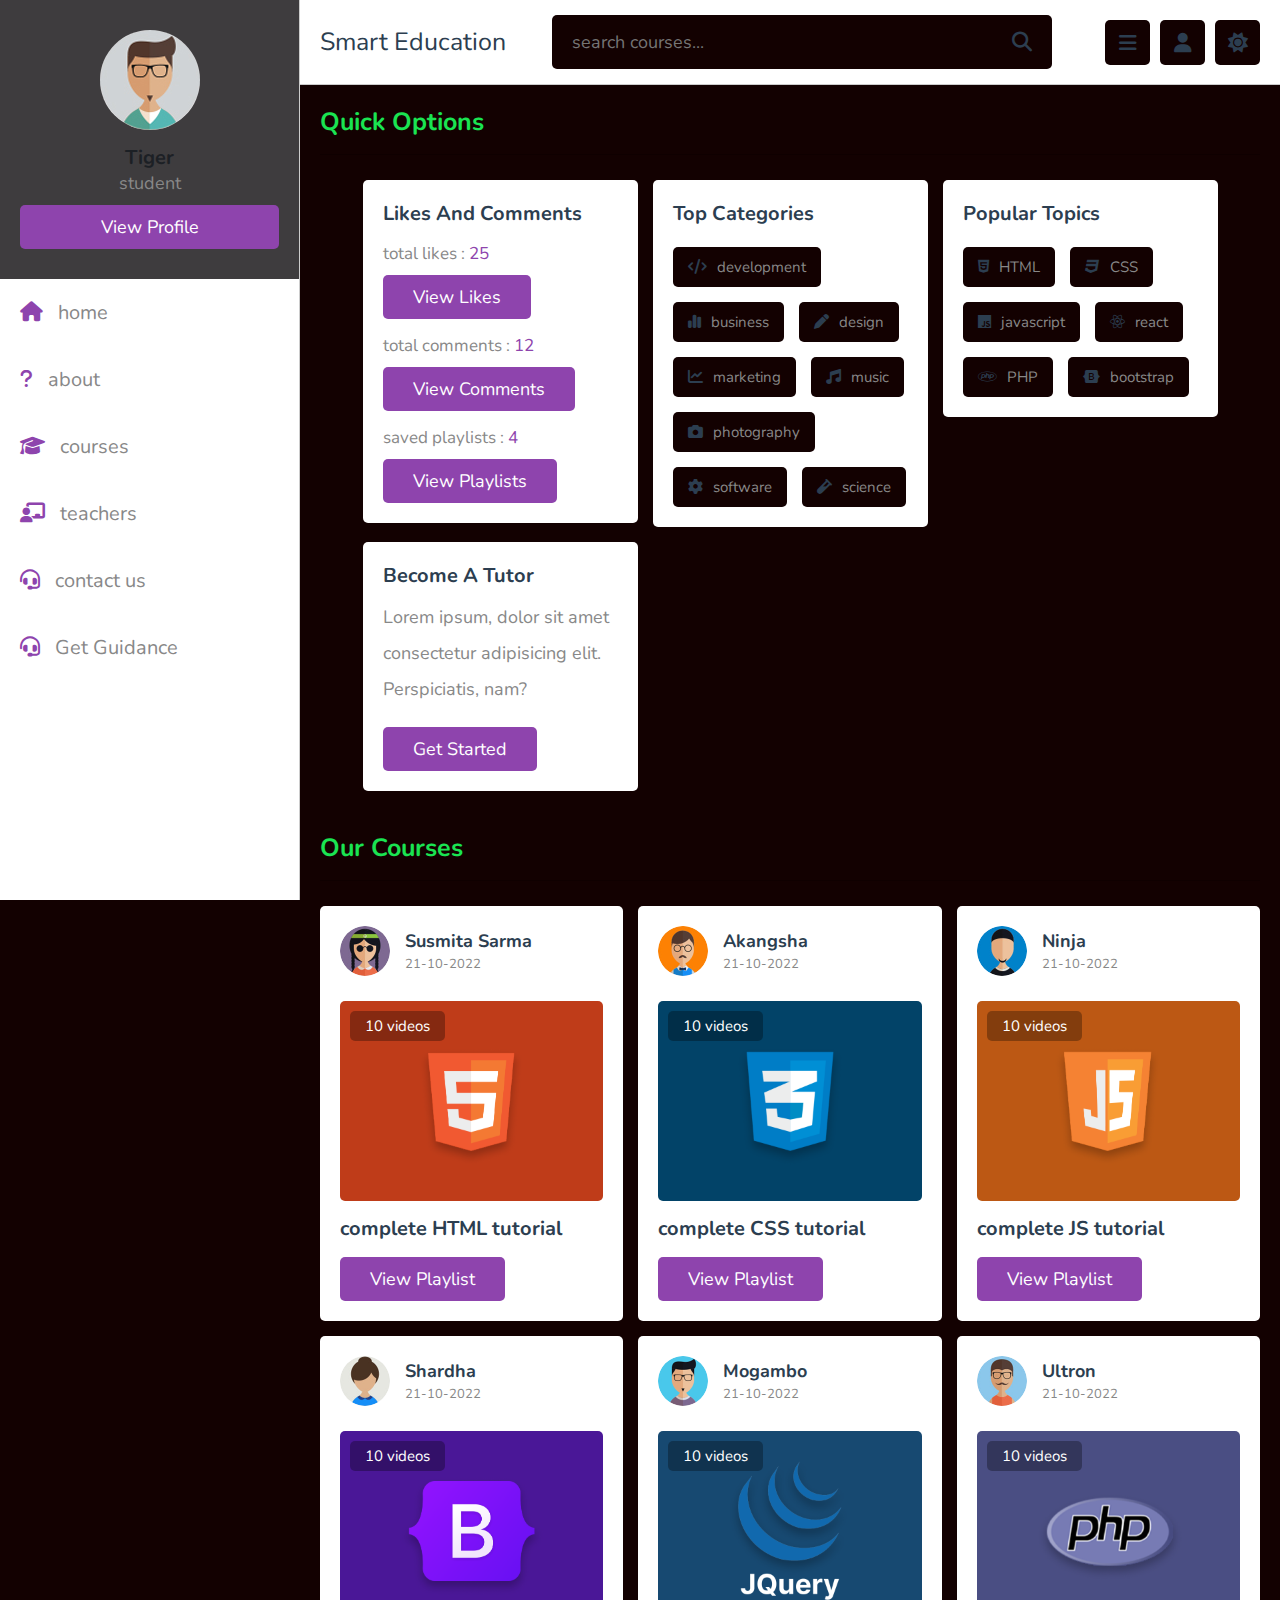
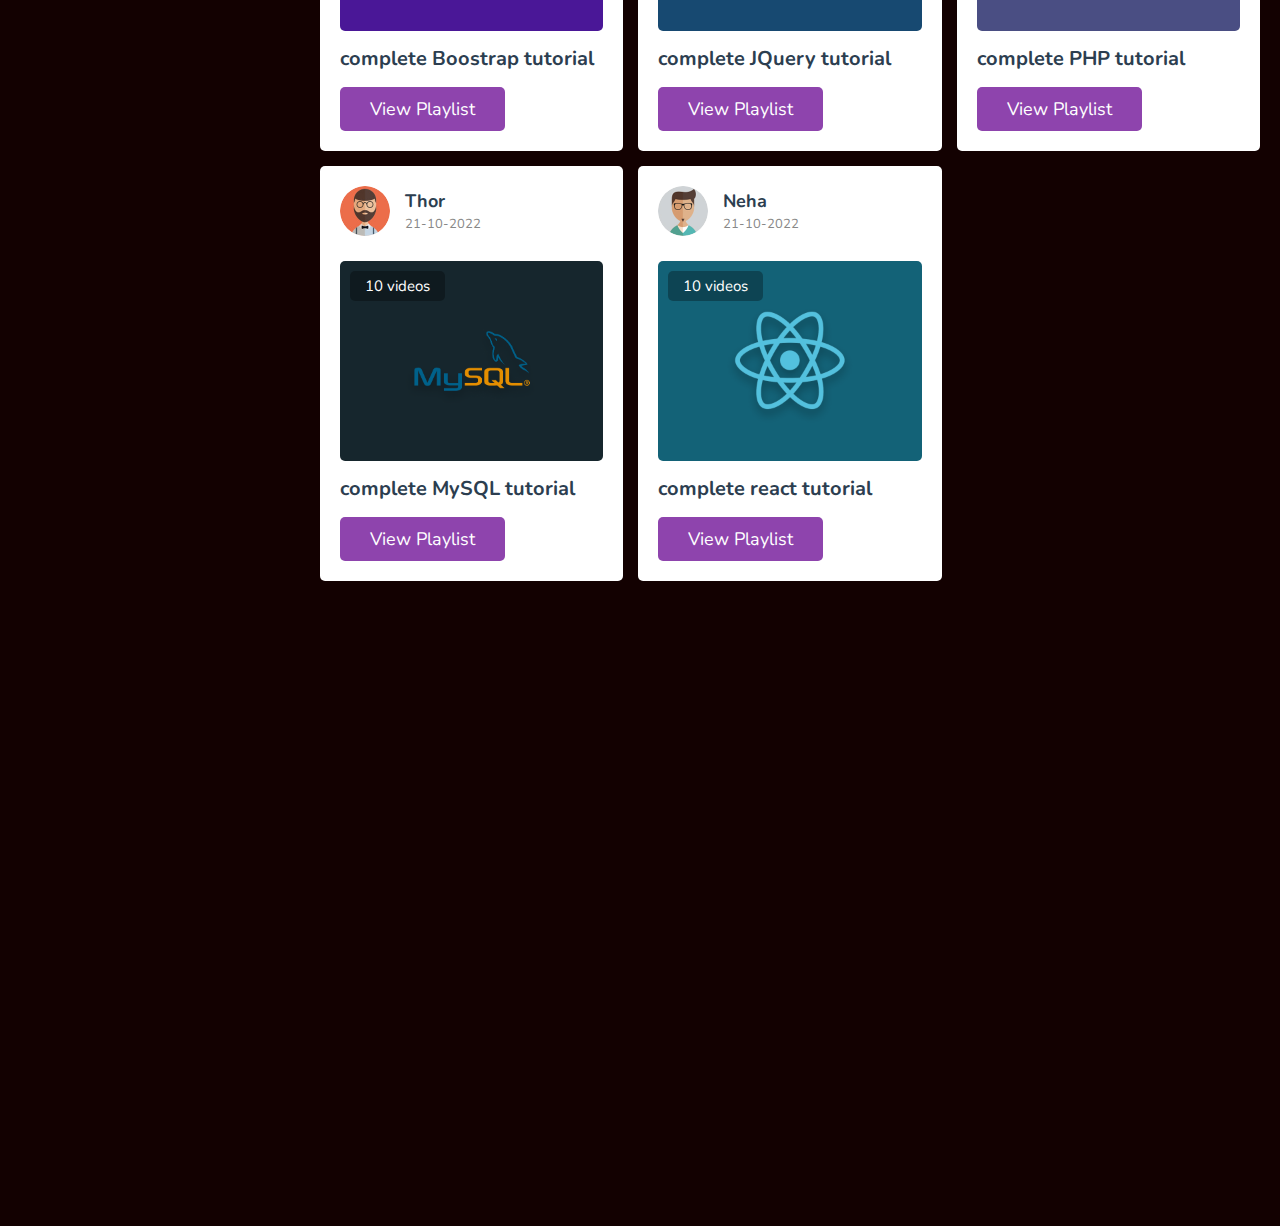
<file: index.html>
<!DOCTYPE html>
<html>
<head>
    <meta http-equiv="refresh" content="0; url=home.html">
    <title>Redirecting...</title>
</head>
<body>
    If you are not redirected automatically, follow this <a href="home.html">link to the homepage</a>.
</body>
</html>
</file>
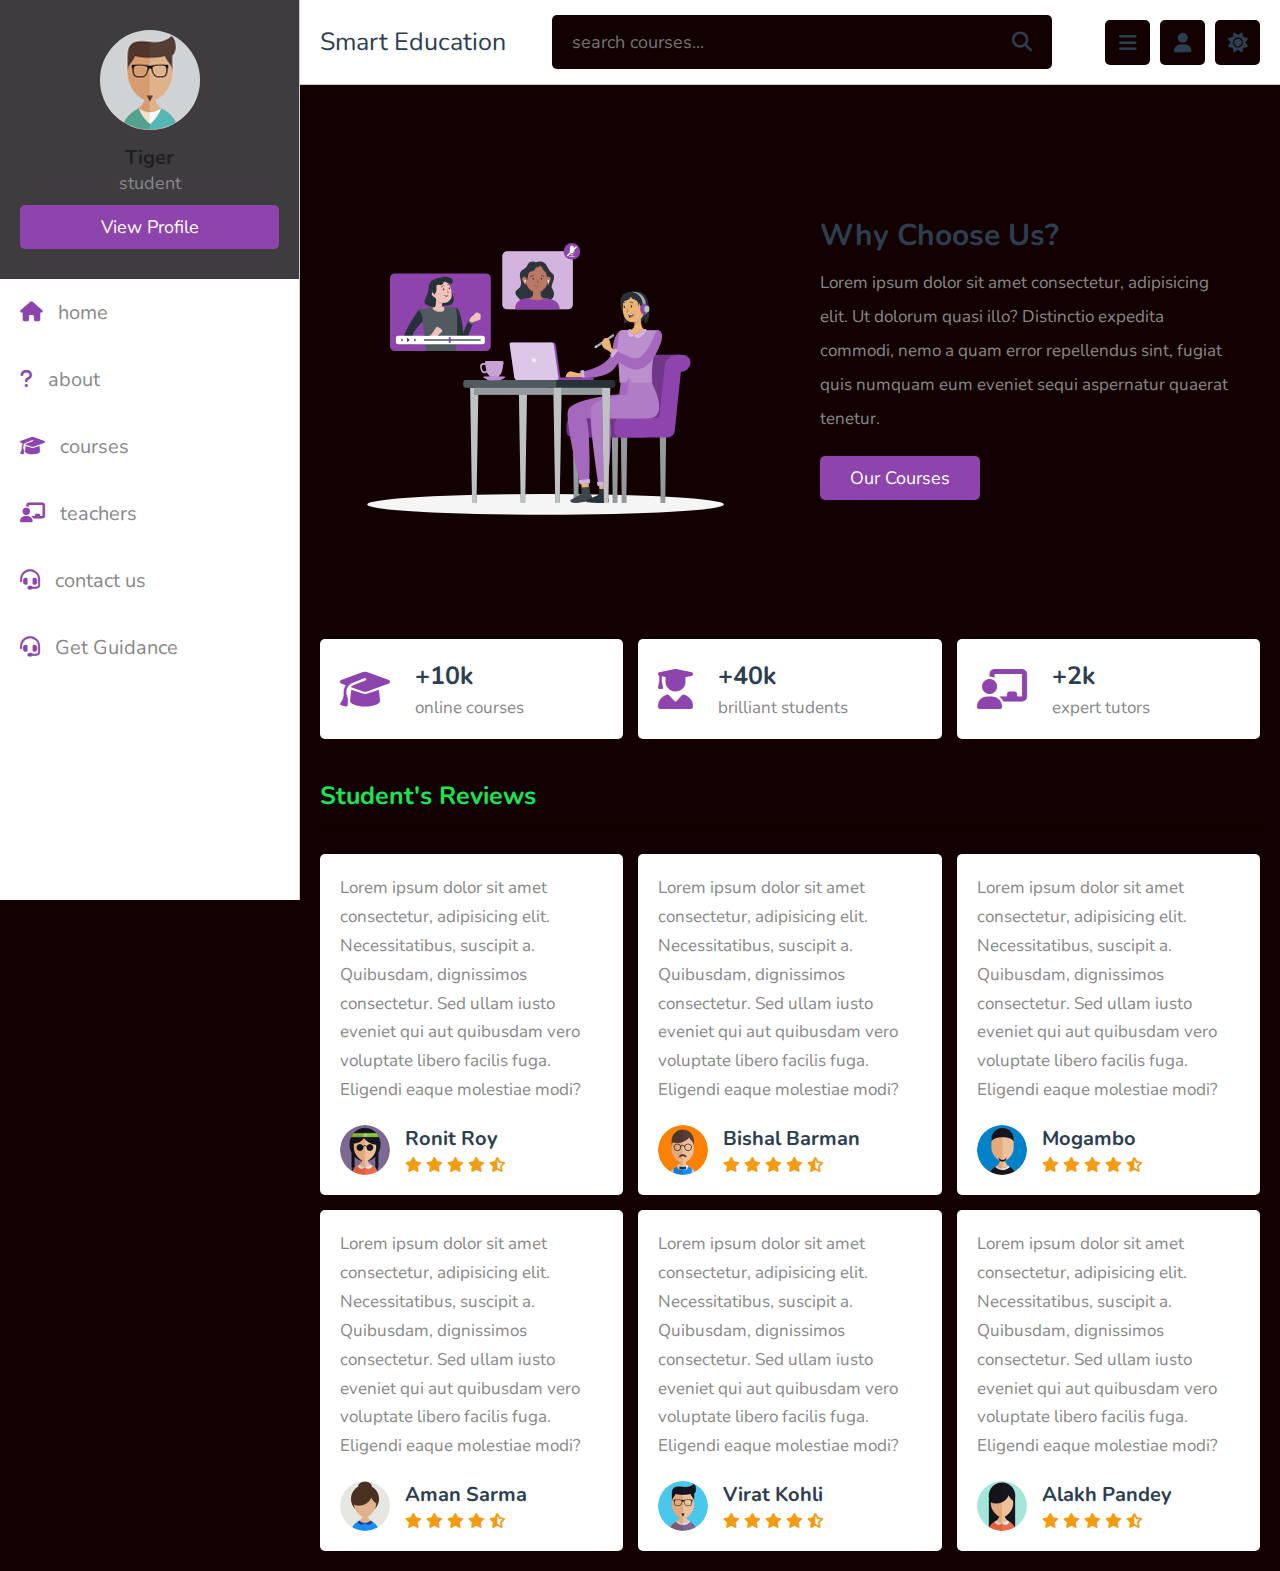
<file: about.html>
<!DOCTYPE html>
<html lang="en">
<head>
   <meta charset="UTF-8">
   <meta http-equiv="X-UA-Compatible" content="IE=edge">
   <meta name="viewport" content="width=device-width, initial-scale=1.0">
   <title>about us</title>

   <!-- font awesome cdn link  -->
   <link rel="stylesheet" href="https://cdnjs.cloudflare.com/ajax/libs/font-awesome/6.1.2/css/all.min.css">

   <!-- custom css file link  -->
   <link rel="stylesheet" href="css/style.css">

</head>
<body>

<header class="header">
   
   <section class="flex">

      <a href="home.html" class="logo">Smart Education</a>

      <form action="search.html" method="post" class="search-form">
         <input type="text" name="search_box" required placeholder="search courses..." maxlength="100">
         <button type="submit" class="fas fa-search"></button>
      </form>

      <div class="icons">
         <div id="menu-btn" class="fas fa-bars"></div>
         <div id="search-btn" class="fas fa-search"></div>
         <div id="user-btn" class="fas fa-user"></div>
         <div id="toggle-btn" class="fas fa-sun"></div>
      </div>

      <div class="profile">
         <img src="images/pic-1.jpg" class="image" alt="">
         <h3 class="name">Tiger</h3>
         <p class="role">student</p>
         <a href="profile.html" class="btn">view profile</a>
         <div class="flex-btn">
            <a href="login.html" class="option-btn">login</a>
            <a href="register.html" class="option-btn">register</a>
         </div>
      </div>

   </section>

</header>   

<div class="side-bar">

   <div id="close-btn">
      <i class="fas fa-times"></i>
   </div>

   <div class="profile">
      <img src="images/pic-1.jpg" class="image" alt="">
      <h3 class="name">Tiger</h3>
      <p class="role">student</p>
      <a href="profile.html" class="btn">view profile</a>
   </div>

   <nav class="navbar">
      <a href="home.html"><i class="fas fa-home"></i><span>home</span></a>
      <a href="about.html"><i class="fas fa-question"></i><span>about</span></a>
      <a href="courses.html"><i class="fas fa-graduation-cap"></i><span>courses</span></a>
      <a href="teachers.html"><i class="fas fa-chalkboard-user"></i><span>teachers</span></a>
      <a href="contact.html"><i class="fas fa-headset"></i><span>contact us</span></a>
      <a href="counselling.html"><i class="fas fa-headset"></i><span>Get Guidance</span></a>
   </nav>

</div>

<section class="about">

   <div class="row">

      <div class="image">
         <img src="images/about-img.svg" alt="">
      </div>

      <div class="content">
         <h3>why choose us?</h3>
         <p>Lorem ipsum dolor sit amet consectetur, adipisicing elit. Ut dolorum quasi illo? Distinctio expedita commodi, nemo a quam error repellendus sint, fugiat quis numquam eum eveniet sequi aspernatur quaerat tenetur.</p>
         <a href="courses.html" class="inline-btn">our courses</a>
      </div>

   </div>

   <div class="box-container">

      <div class="box">
         <i class="fas fa-graduation-cap"></i>
         <div>
            <h3>+10k</h3>
            <p>online courses</p>
         </div>
      </div>

      <div class="box">
         <i class="fas fa-user-graduate"></i>
         <div>
            <h3>+40k</h3>
            <p>brilliant students</p>
         </div>
      </div>

      <div class="box">
         <i class="fas fa-chalkboard-user"></i>
         <div>
            <h3>+2k</h3>
            <p>expert tutors</p>
         </div>
      </div>

      <!-- <div class="box">
         <i class="fas fa-briefcase"></i>
         <div>
            <h3>100%</h3>
            <p>job placement</p>
         </div>
      </div> -->

   </div>

</section> 

<section class="reviews">

   <h1 class="heading">student's reviews</h1>

   <div class="box-container">

      <div class="box">
         <p>Lorem ipsum dolor sit amet consectetur, adipisicing elit. Necessitatibus, suscipit a. Quibusdam, dignissimos consectetur. Sed ullam iusto eveniet qui aut quibusdam vero voluptate libero facilis fuga. Eligendi eaque molestiae modi?</p>
         <div class="student">
            <img src="images/pic-2.jpg" alt="">
            <div>
               <h3>Ronit Roy</h3>
               <div class="stars">
                  <i class="fas fa-star"></i>
                  <i class="fas fa-star"></i>
                  <i class="fas fa-star"></i>
                  <i class="fas fa-star"></i>
                  <i class="fas fa-star-half-alt"></i>
               </div>
            </div>
         </div>
      </div>

      <div class="box">
         <p>Lorem ipsum dolor sit amet consectetur, adipisicing elit. Necessitatibus, suscipit a. Quibusdam, dignissimos consectetur. Sed ullam iusto eveniet qui aut quibusdam vero voluptate libero facilis fuga. Eligendi eaque molestiae modi?</p>
         <div class="student">
            <img src="images/pic-3.jpg" alt="">
            <div>
               <h3>Bishal Barman</h3>
               <div class="stars">
                  <i class="fas fa-star"></i>
                  <i class="fas fa-star"></i>
                  <i class="fas fa-star"></i>
                  <i class="fas fa-star"></i>
                  <i class="fas fa-star-half-alt"></i>
               </div>
            </div>
         </div>
      </div>

      <div class="box">
         <p>Lorem ipsum dolor sit amet consectetur, adipisicing elit. Necessitatibus, suscipit a. Quibusdam, dignissimos consectetur. Sed ullam iusto eveniet qui aut quibusdam vero voluptate libero facilis fuga. Eligendi eaque molestiae modi?</p>
         <div class="student">
            <img src="images/pic-4.jpg" alt="">
            <div>
               <h3>Mogambo</h3>
               <div class="stars">
                  <i class="fas fa-star"></i>
                  <i class="fas fa-star"></i>
                  <i class="fas fa-star"></i>
                  <i class="fas fa-star"></i>
                  <i class="fas fa-star-half-alt"></i>
               </div>
            </div>
         </div>
      </div>

      <div class="box">
         <p>Lorem ipsum dolor sit amet consectetur, adipisicing elit. Necessitatibus, suscipit a. Quibusdam, dignissimos consectetur. Sed ullam iusto eveniet qui aut quibusdam vero voluptate libero facilis fuga. Eligendi eaque molestiae modi?</p>
         <div class="student">
            <img src="images/pic-5.jpg" alt="">
            <div>
               <h3>Aman Sarma</h3>
               <div class="stars">
                  <i class="fas fa-star"></i>
                  <i class="fas fa-star"></i>
                  <i class="fas fa-star"></i>
                  <i class="fas fa-star"></i>
                  <i class="fas fa-star-half-alt"></i>
               </div>
            </div>
         </div>
      </div>

      <div class="box">
         <p>Lorem ipsum dolor sit amet consectetur, adipisicing elit. Necessitatibus, suscipit a. Quibusdam, dignissimos consectetur. Sed ullam iusto eveniet qui aut quibusdam vero voluptate libero facilis fuga. Eligendi eaque molestiae modi?</p>
         <div class="student">
            <img src="images/pic-6.jpg" alt="">
            <div>
               <h3>Virat Kohli</h3>
               <div class="stars">
                  <i class="fas fa-star"></i>
                  <i class="fas fa-star"></i>
                  <i class="fas fa-star"></i>
                  <i class="fas fa-star"></i>
                  <i class="fas fa-star-half-alt"></i>
               </div>
            </div>
         </div>
      </div>

      <div class="box">
         <p>Lorem ipsum dolor sit amet consectetur, adipisicing elit. Necessitatibus, suscipit a. Quibusdam, dignissimos consectetur. Sed ullam iusto eveniet qui aut quibusdam vero voluptate libero facilis fuga. Eligendi eaque molestiae modi?</p>
         <div class="student">
            <img src="images/pic-7.jpg" alt="">
            <div>
               <h3>Alakh Pandey</h3>
               <div class="stars">
                  <i class="fas fa-star"></i>
                  <i class="fas fa-star"></i>
                  <i class="fas fa-star"></i>
                  <i class="fas fa-star"></i>
                  <i class="fas fa-star-half-alt"></i>
               </div>
            </div>
         </div>
      </div>

   </div>

</section>













<!-- <footer class="footer">

   &copy; copyright @ 2022 by <span>mr. web designer</span> | all rights reserved!

</footer> -->

<!-- custom js file link  -->
<script src="js/script.js"></script>

   
</body>
</html>
</file>
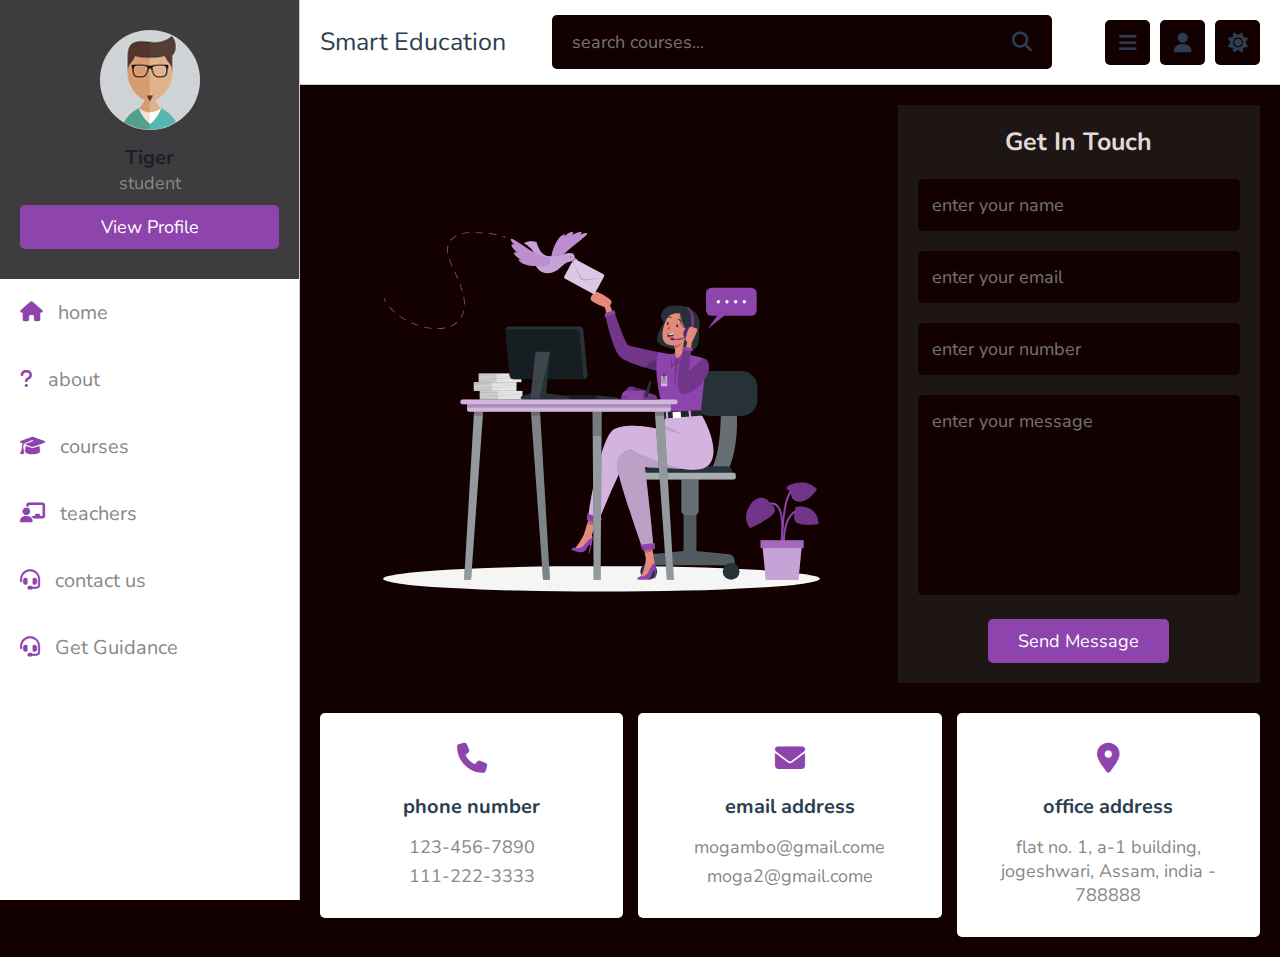
<file: contact.html>
<!DOCTYPE html>
<html lang="en">
<head>
   <meta charset="UTF-8">
   <meta http-equiv="X-UA-Compatible" content="IE=edge">
   <meta name="viewport" content="width=device-width, initial-scale=1.0">
   <title>contact us</title>

   <!-- font awesome cdn link  -->
   <link rel="stylesheet" href="https://cdnjs.cloudflare.com/ajax/libs/font-awesome/6.1.2/css/all.min.css">

   <!-- custom css file link  -->
   <link rel="stylesheet" href="css/style.css">

</head>
<body>

<header class="header">
   
   <section class="flex">

      <a href="home.html" class="logo">Smart Education</a>

      <form action="search.html" method="post" class="search-form">
         <input type="text" name="search_box" required placeholder="search courses..." maxlength="100">
         <button type="submit" class="fas fa-search"></button>
      </form>

      <div class="icons">
         <div id="menu-btn" class="fas fa-bars"></div>
         <div id="search-btn" class="fas fa-search"></div>
         <div id="user-btn" class="fas fa-user"></div>
         <div id="toggle-btn" class="fas fa-sun"></div>
      </div>

      <div class="profile">
         <img src="images/pic-1.jpg" class="image" alt="">
         <h3 class="name">Tiger</h3>
         <p class="role">student</p>
         <a href="profile.html" class="btn">view profile</a>
         <div class="flex-btn">
            <a href="login.html" class="option-btn">login</a>
            <a href="register.html" class="option-btn">register</a>
         </div>
      </div>

   </section>

</header>   

<div class="side-bar">

   <div id="close-btn">
      <i class="fas fa-times"></i>
   </div>

   <div class="profile">
      <img src="images/pic-1.jpg" class="image" alt="">
      <h3 class="name">Tiger</h3>
      <p class="role">student</p>
      <a href="profile.html" class="btn">view profile</a>
   </div>

   <nav class="navbar">
      <a href="home.html"><i class="fas fa-home"></i><span>home</span></a>
      <a href="about.html"><i class="fas fa-question"></i><span>about</span></a>
      <a href="courses.html"><i class="fas fa-graduation-cap"></i><span>courses</span></a>
      <a href="teachers.html"><i class="fas fa-chalkboard-user"></i><span>teachers</span></a>
      <a href="contact.html"><i class="fas fa-headset"></i><span>contact us</span></a>
      <a href="counselling.html"><i class="fas fa-headset"></i><span>Get Guidance</span></a>
   </nav>

</div>

<section class="contact">

   <div class="row">

      <div class="image">
         <img src="images/contact-img.svg" alt="">
      </div>

      <form action="" method="post">
         <h3>get in touch</h3>
         <input type="text" placeholder="enter your name" name="name" required maxlength="50" class="box">
         <input type="email" placeholder="enter your email" name="email" required maxlength="50" class="box">
         <input type="number" placeholder="enter your number" name="number" required maxlength="50" class="box">
         <textarea name="msg" class="box" placeholder="enter your message" required maxlength="1000" cols="30" rows="10"></textarea>
         <input type="submit" value="send message" class="inline-btn" name="submit">
      </form>

   </div>

   <div class="box-container">

      <div class="box">
         <i class="fas fa-phone"></i>
         <h3>phone number</h3>
         <a href="tel:1234567890">123-456-7890</a>
         <a href="tel:1112223333">111-222-3333</a>
      </div>
      
      <div class="box">
         <i class="fas fa-envelope"></i>
         <h3>email address</h3>
         <a href="mailto:mogambo@gmail.com">mogambo@gmail.come</a>
         <a href="mailto:mogambo@gmail.com">moga2@gmail.come</a>
      </div>

      <div class="box">
         <i class="fas fa-map-marker-alt"></i>
         <h3>office address</h3>
         <a href="#">flat no. 1, a-1 building, jogeshwari, Assam, india - 788888</a>
      </div>

   </div>

</section>














<!-- <footer class="footer">

   &copy; copyright @ 2022 by <span>mr. web designer</span> | all rights reserved!

</footer> -->

<!-- custom js file link  -->
<script src="js/script.js"></script>

   
</body>
</html>
</file>
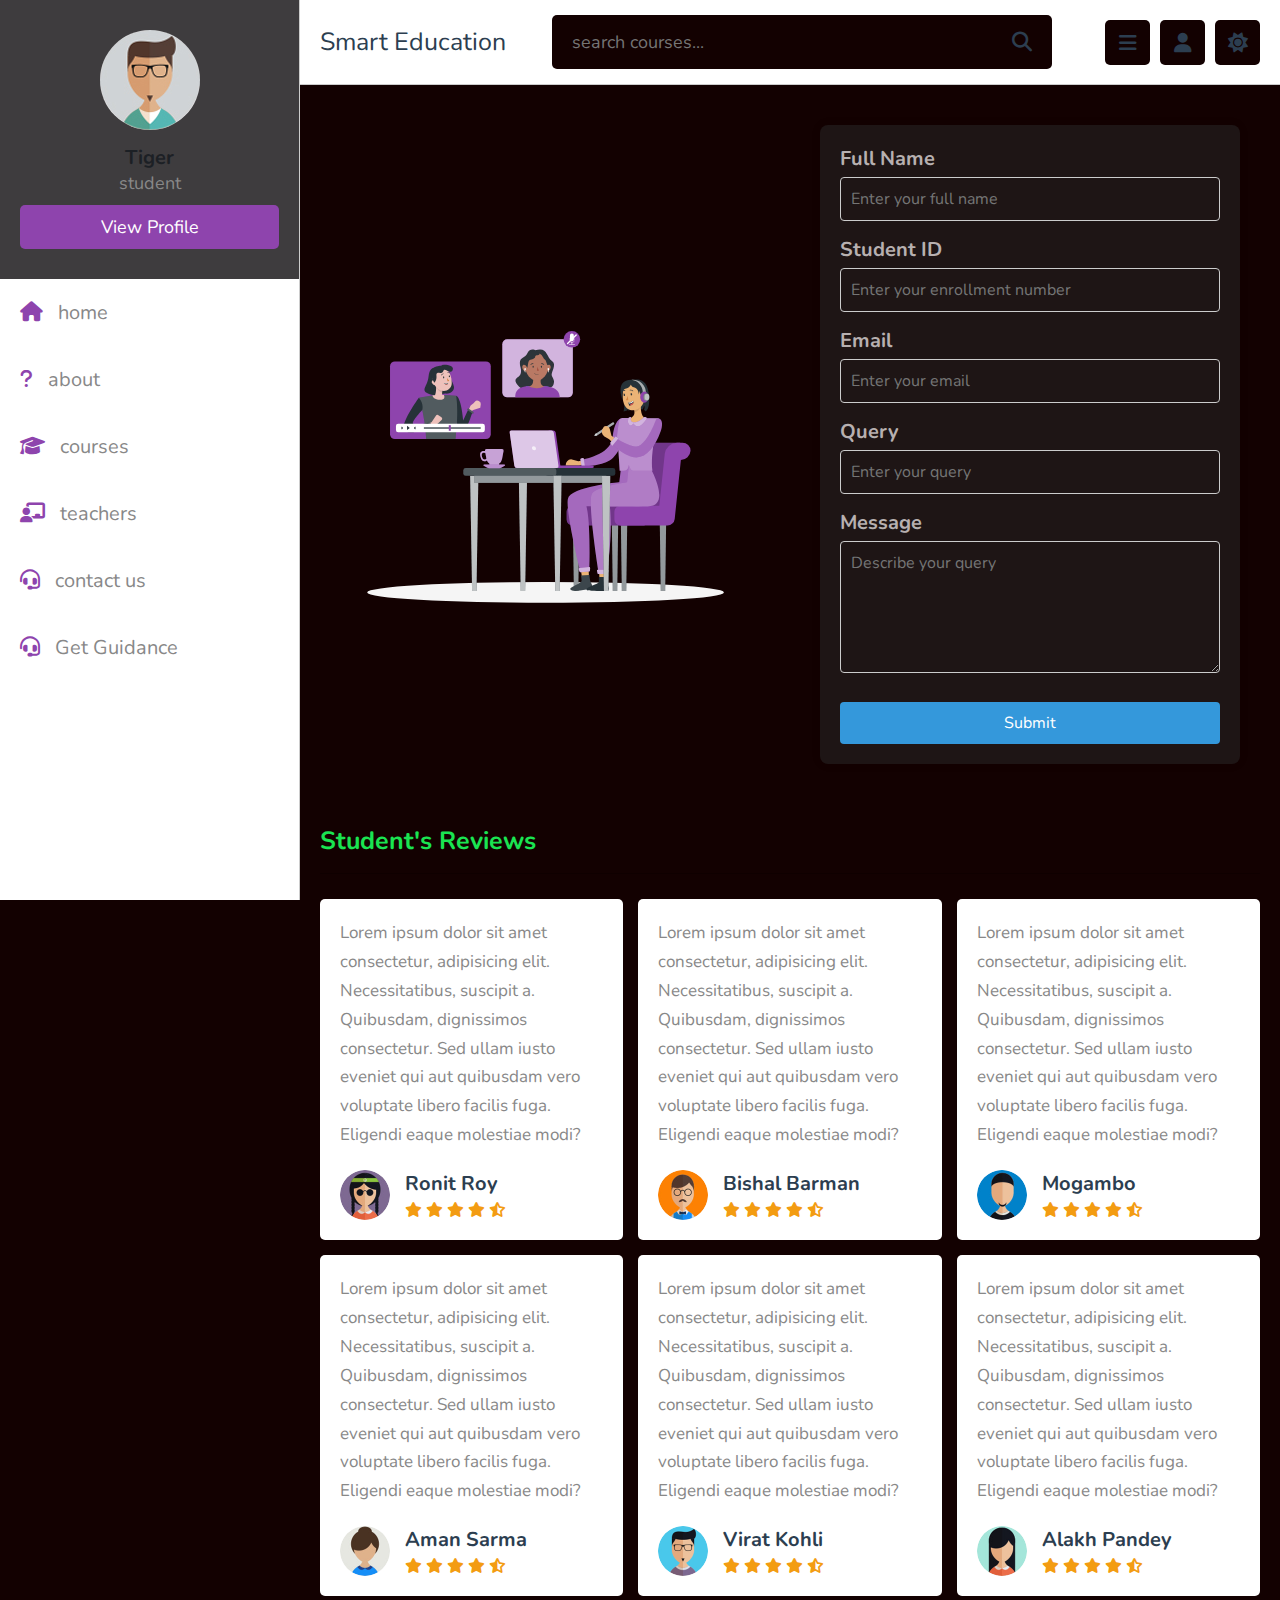
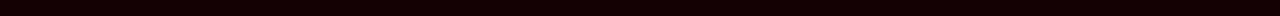
<file: counselling.html>
<!DOCTYPE html>
<html lang="en">
<head>
   <meta charset="UTF-8">
   <meta http-equiv="X-UA-Compatible" content="IE=edge">
   <meta name="viewport" content="width=device-width, initial-scale=1.0">
   <title>Counselling</title>

   <!-- font awesome cdn link  -->
   <link rel="stylesheet" href="https://cdnjs.cloudflare.com/ajax/libs/font-awesome/6.1.2/css/all.min.css">

   <!-- custom css file link  -->
   <link rel="stylesheet" href="css/style.css">


</head>
<body>

<header class="header">
   <section class="flex">
      <a href="home.html" class="logo">Smart Education</a>
      <form action="search.html" method="post" class="search-form">
         <input type="text" name="search_box" required placeholder="search courses..." maxlength="100">
         <button type="submit" class="fas fa-search"></button>
      </form>

      <div class="icons">
         <div id="menu-btn" class="fas fa-bars"></div>
         <div id="search-btn" class="fas fa-search"></div>
         <div id="user-btn" class="fas fa-user"></div>
         <div id="toggle-btn" class="fas fa-sun"></div>
      </div>

      <div class="profile">
         <img src="images/pic-1.jpg" class="image" alt="">
         <h3 class="name">Tiger</h3>
         <p class="role">student</p>
         <a href="profile.html" class="btn">view profile</a>
         <div class="flex-btn">
            <a href="login.html" class="option-btn">login</a>
            <a href="register.html" class="option-btn">register</a>
         </div>
      </div>
   </section>
</header>   

<div class="side-bar">
   <div id="close-btn">
      <i class="fas fa-times"></i>
   </div>
   <div class="profile">
      <img src="images/pic-1.jpg" class="image" alt="">
      <h3 class="name">Tiger</h3>
      <p class="role">student</p>
      <a href="profile.html" class="btn">view profile</a>
   </div>

   <nav class="navbar">
      <a href="home.html"><i class="fas fa-home"></i><span>home</span></a>
      <a href="about.html"><i class="fas fa-question"></i><span>about</span></a>
      <a href="courses.html"><i class="fas fa-graduation-cap"></i><span>courses</span></a>
      <a href="teachers.html"><i class="fas fa-chalkboard-user"></i><span>teachers</span></a>
      <a href="contact.html"><i class="fas fa-headset"></i><span>contact us</span></a>
      <a href="counselling.html"><i class="fas fa-headset"></i><span>Get Guidance</span></a>
   </nav>
</div>

<section class="about">
   <div class="row">
      <div class="image">
         <img src="images/about-img.svg" alt="">
      </div>

      <div class="content">
         <form action="submit_form.html" method="post" class="contact-form">
            <div class="input-box">
               <label for="name" class="studName">Full Name</label>
               <input type="text" id="name" name="name" required placeholder="Enter your full name">
            </div>
            <div class="input-box">
                <label for="enrollment" class="studId">Student ID</label>
                <input type="text" required placeholder="Enter your enrollment number">
            </div>
            <div class="input-box">
               <label for="email" class="studEmail">Email</label>
               <input type="email" id="email" name="email" required placeholder="Enter your email">
            </div>
            <div class="input-box">
               <label for="subject" class="studSubject">Query</label>
               <input type="text" id="subject" name="subject" required placeholder="Enter your query">
            </div>
            <div class="input-box">
               <label for="message" class="studMessage">Message</label>
               <textarea id="message" name="message" required placeholder="Describe your query" rows="5"></textarea>
            </div>
            <button type="submit" class="btn">Submit</button>
         </form>
      </div>
   </div>

</section> 

<section class="reviews">

  <h1 class="heading">student's reviews</h1>

  <div class="box-container">

     <div class="box">
        <p>Lorem ipsum dolor sit amet consectetur, adipisicing elit. Necessitatibus, suscipit a. Quibusdam, dignissimos consectetur. Sed ullam iusto eveniet qui aut quibusdam vero voluptate libero facilis fuga. Eligendi eaque molestiae modi?</p>
        <div class="student">
           <img src="images/pic-2.jpg" alt="">
           <div>
              <h3>Ronit Roy</h3>
              <div class="stars">
                 <i class="fas fa-star"></i>
                 <i class="fas fa-star"></i>
                 <i class="fas fa-star"></i>
                 <i class="fas fa-star"></i>
                 <i class="fas fa-star-half-alt"></i>
              </div>
           </div>
        </div>
     </div>

     <div class="box">
        <p>Lorem ipsum dolor sit amet consectetur, adipisicing elit. Necessitatibus, suscipit a. Quibusdam, dignissimos consectetur. Sed ullam iusto eveniet qui aut quibusdam vero voluptate libero facilis fuga. Eligendi eaque molestiae modi?</p>
        <div class="student">
           <img src="images/pic-3.jpg" alt="">
           <div>
              <h3>Bishal Barman</h3>
              <div class="stars">
                 <i class="fas fa-star"></i>
                 <i class="fas fa-star"></i>
                 <i class="fas fa-star"></i>
                 <i class="fas fa-star"></i>
                 <i class="fas fa-star-half-alt"></i>
              </div>
           </div>
        </div>
     </div>

     <div class="box">
        <p>Lorem ipsum dolor sit amet consectetur, adipisicing elit. Necessitatibus, suscipit a. Quibusdam, dignissimos consectetur. Sed ullam iusto eveniet qui aut quibusdam vero voluptate libero facilis fuga. Eligendi eaque molestiae modi?</p>
        <div class="student">
           <img src="images/pic-4.jpg" alt="">
           <div>
              <h3>Mogambo</h3>
              <div class="stars">
                 <i class="fas fa-star"></i>
                 <i class="fas fa-star"></i>
                 <i class="fas fa-star"></i>
                 <i class="fas fa-star"></i>
                 <i class="fas fa-star-half-alt"></i>
              </div>
           </div>
        </div>
     </div>

     <div class="box">
        <p>Lorem ipsum dolor sit amet consectetur, adipisicing elit. Necessitatibus, suscipit a. Quibusdam, dignissimos consectetur. Sed ullam iusto eveniet qui aut quibusdam vero voluptate libero facilis fuga. Eligendi eaque molestiae modi?</p>
        <div class="student">
           <img src="images/pic-5.jpg" alt="">
           <div>
              <h3>Aman Sarma</h3>
              <div class="stars">
                 <i class="fas fa-star"></i>
                 <i class="fas fa-star"></i>
                 <i class="fas fa-star"></i>
                 <i class="fas fa-star"></i>
                 <i class="fas fa-star-half-alt"></i>
              </div>
           </div>
        </div>
     </div>

     <div class="box">
        <p>Lorem ipsum dolor sit amet consectetur, adipisicing elit. Necessitatibus, suscipit a. Quibusdam, dignissimos consectetur. Sed ullam iusto eveniet qui aut quibusdam vero voluptate libero facilis fuga. Eligendi eaque molestiae modi?</p>
        <div class="student">
           <img src="images/pic-6.jpg" alt="">
           <div>
              <h3>Virat Kohli</h3>
              <div class="stars">
                 <i class="fas fa-star"></i>
                 <i class="fas fa-star"></i>
                 <i class="fas fa-star"></i>
                 <i class="fas fa-star"></i>
                 <i class="fas fa-star-half-alt"></i>
              </div>
           </div>
        </div>
     </div>

     <div class="box">
        <p>Lorem ipsum dolor sit amet consectetur, adipisicing elit. Necessitatibus, suscipit a. Quibusdam, dignissimos consectetur. Sed ullam iusto eveniet qui aut quibusdam vero voluptate libero facilis fuga. Eligendi eaque molestiae modi?</p>
        <div class="student">
           <img src="images/pic-7.jpg" alt="">
           <div>
              <h3>Alakh Pandey</h3>
              <div class="stars">
                 <i class="fas fa-star"></i>
                 <i class="fas fa-star"></i>
                 <i class="fas fa-star"></i>
                 <i class="fas fa-star"></i>
                 <i class="fas fa-star-half-alt"></i>
              </div>
           </div>
        </div>
     </div>

  </div>

</section>
<script src="js/script.js"></script>
</body>
</html>
</file>
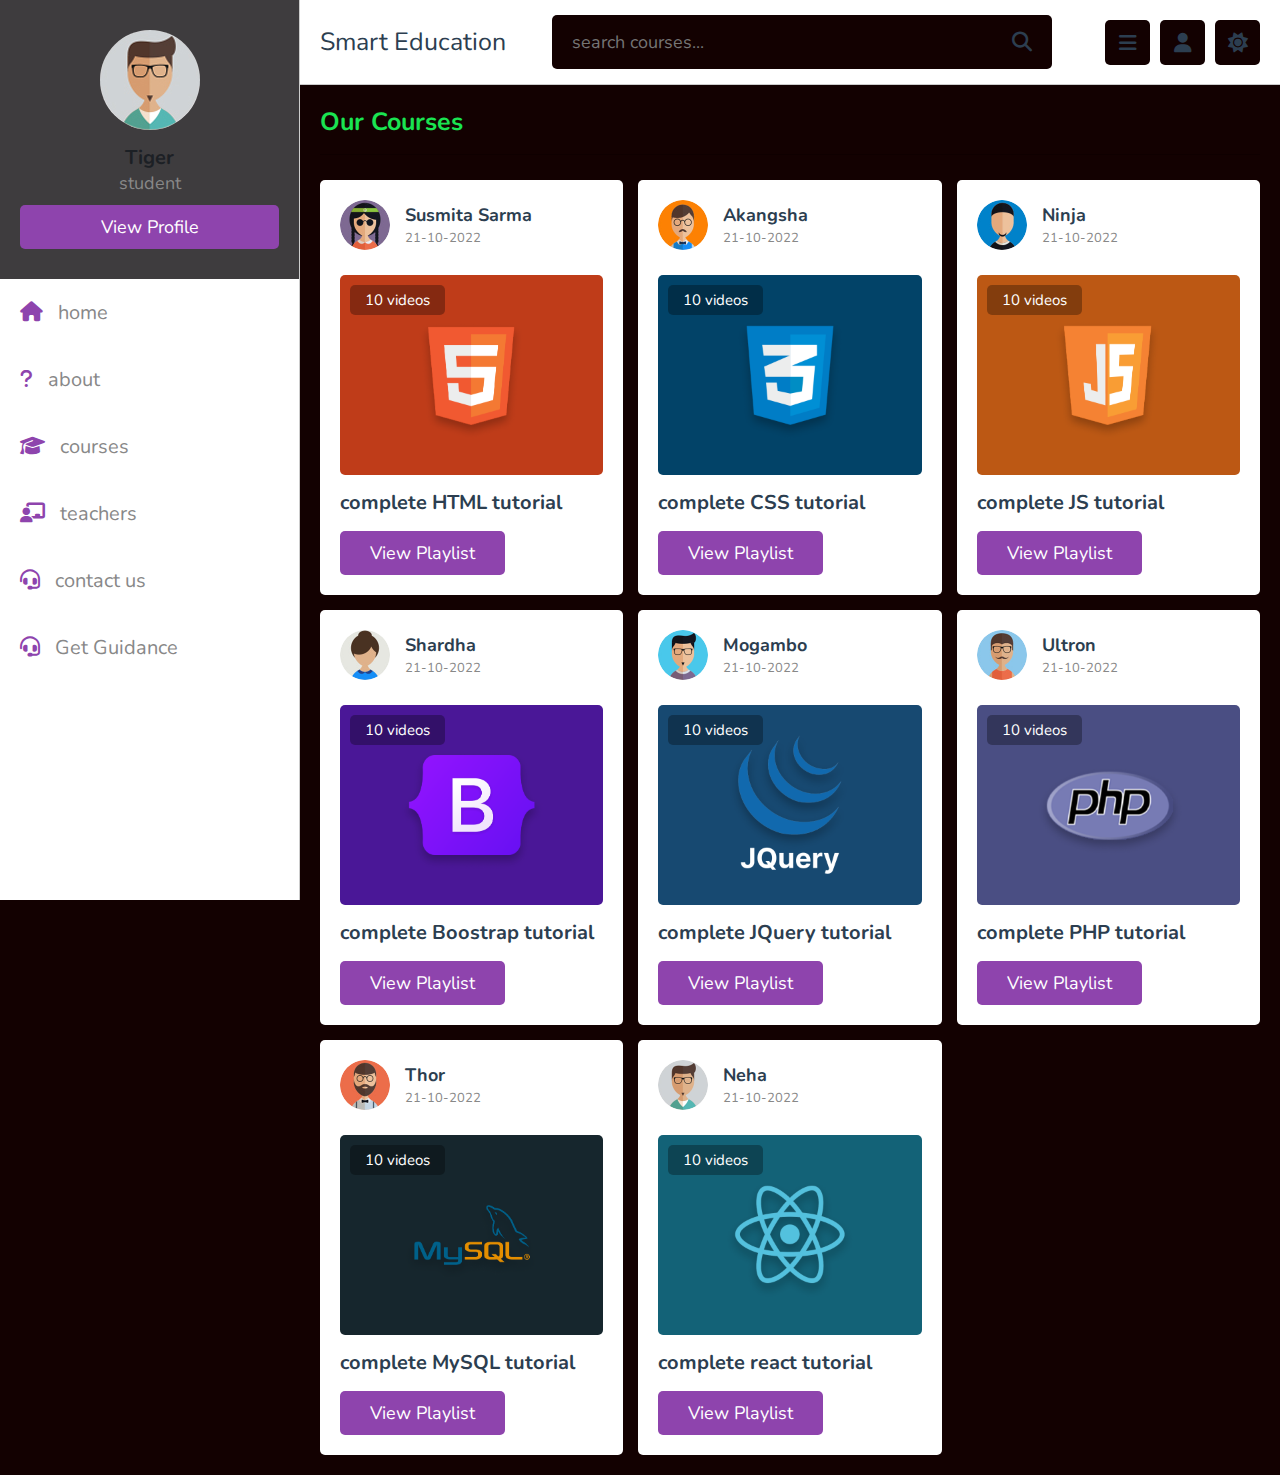
<file: courses.html>
<!DOCTYPE html>
<html lang="en">
<head>
   <meta charset="UTF-8">
   <meta http-equiv="X-UA-Compatible" content="IE=edge">
   <meta name="viewport" content="width=device-width, initial-scale=1.0">
   <title>courses</title>

   <!-- font awesome cdn link  -->
   <link rel="stylesheet" href="https://cdnjs.cloudflare.com/ajax/libs/font-awesome/6.1.2/css/all.min.css">

   <!-- custom css file link  -->
   <link rel="stylesheet" href="css/style.css">

</head>
<body>

<header class="header">
   
   <section class="flex">

      <a href="home.html" class="logo">Smart Education</a>

      <form action="search.html" method="post" class="search-form">
         <input type="text" name="search_box" required placeholder="search courses..." maxlength="100">
         <button type="submit" class="fas fa-search"></button>
      </form>

      <div class="icons">
         <div id="menu-btn" class="fas fa-bars"></div>
         <div id="search-btn" class="fas fa-search"></div>
         <div id="user-btn" class="fas fa-user"></div>
         <div id="toggle-btn" class="fas fa-sun"></div>
      </div>

      <div class="profile">
         <img src="images/pic-1.jpg" class="image" alt="">
         <h3 class="name">Tiger</h3>
         <p class="role">student</p>
         <a href="profile.html" class="btn">view profile</a>
         <div class="flex-btn">
            <a href="login.html" class="option-btn">login</a>
            <a href="register.html" class="option-btn">register</a>
         </div>
      </div>

   </section>

</header>   

<div class="side-bar">

   <div id="close-btn">
      <i class="fas fa-times"></i>
   </div>

   <div class="profile">
      <img src="images/pic-1.jpg" class="image" alt="">
      <h3 class="name">Tiger</h3>
      <p class="role">student</p>
      <a href="profile.html" class="btn">view profile</a>
   </div>

   <nav class="navbar">
      <a href="home.html"><i class="fas fa-home"></i><span>home</span></a>
      <a href="about.html"><i class="fas fa-question"></i><span>about</span></a>
      <a href="courses.html"><i class="fas fa-graduation-cap"></i><span>courses</span></a>
      <a href="teachers.html"><i class="fas fa-chalkboard-user"></i><span>teachers</span></a>
      <a href="contact.html"><i class="fas fa-headset"></i><span>contact us</span></a>
      <a href="counselling.html"><i class="fas fa-headset"></i><span>Get Guidance</span></a>
   </nav>

</div>

<section class="courses">

   <h1 class="heading">our courses</h1>

   <div class="box-container">

      <div class="box">
         <div class="tutor">
            <img src="images/pic-2.jpg" alt="">
            <div class="info">
               <h3>Susmita Sarma</h3>
               <span>21-10-2022</span>
            </div>
         </div>
         <div class="thumb">
            <img src="images/thumb-1.png" alt="">
            <span>10 videos</span>
         </div>
         <h3 class="title">complete HTML tutorial</h3>
         <a href="playlist.html" class="inline-btn">view playlist</a>
      </div>

      <div class="box">
         <div class="tutor">
            <img src="images/pic-3.jpg" alt="">
            <div class="info">
               <h3>Akangsha</h3>
               <span>21-10-2022</span>
            </div>
         </div>
         <div class="thumb">
            <img src="images/thumb-2.png" alt="">
            <span>10 videos</span>
         </div>
         <h3 class="title">complete CSS tutorial</h3>
         <a href="playlist.html" class="inline-btn">view playlist</a>
      </div>

      <div class="box">
         <div class="tutor">
            <img src="images/pic-4.jpg" alt="">
            <div class="info">
               <h3>Ninja</h3>
               <span>21-10-2022</span>
            </div>
         </div>
         <div class="thumb">
            <img src="images/thumb-3.png" alt="">
            <span>10 videos</span>
         </div>
         <h3 class="title">complete JS tutorial</h3>
         <a href="playlist.html" class="inline-btn">view playlist</a>
      </div>

      <div class="box">
         <div class="tutor">
            <img src="images/pic-5.jpg" alt="">
            <div class="info">
               <h3>Shardha</h3>
               <span>21-10-2022</span>
            </div>
         </div>
         <div class="thumb">
            <img src="images/thumb-4.png" alt="">
            <span>10 videos</span>
         </div>
         <h3 class="title">complete Boostrap tutorial</h3>
         <a href="playlist.html" class="inline-btn">view playlist</a>
      </div>

      <div class="box">
         <div class="tutor">
            <img src="images/pic-6.jpg" alt="">
            <div class="info">
               <h3>Mogambo</h3>
               <span>21-10-2022</span>
            </div>
         </div>
         <div class="thumb">
            <img src="images/thumb-5.png" alt="">
            <span>10 videos</span>
         </div>
         <h3 class="title">complete JQuery tutorial</h3>
         <a href="playlist.html" class="inline-btn">view playlist</a>
      </div>

      <!-- <div class="box">
         <div class="tutor">
            <img src="images/pic-7.jpg" alt="">
            <div class="info">
               <h3>john deo</h3>
               <span>21-10-2022</span>
            </div>
         </div>
         <div class="thumb">
            <img src="images/thumb-6.png" alt="">
            <span>10 videos</span>
         </div>
         <h3 class="title">complete SASS tutorial</h3>
         <a href="playlist.html" class="inline-btn">view playlist</a>
      </div> -->

      <div class="box">
         <div class="tutor">
            <img src="images/pic-8.jpg" alt="">
            <div class="info">
               <h3>Ultron</h3>
               <span>21-10-2022</span>
            </div>
         </div>
         <div class="thumb">
            <img src="images/thumb-7.png" alt="">
            <span>10 videos</span>
         </div>
         <h3 class="title">complete PHP tutorial</h3>
         <a href="playlist.html" class="inline-btn">view playlist</a>
      </div>

      <div class="box">
         <div class="tutor">
            <img src="images/pic-9.jpg" alt="">
            <div class="info">
               <h3>Thor</h3>
               <span>21-10-2022</span>
            </div>
         </div>
         <div class="thumb">
            <img src="images/thumb-8.png" alt="">
            <span>10 videos</span>
         </div>
         <h3 class="title">complete MySQL tutorial</h3>
         <a href="playlist.html" class="inline-btn">view playlist</a>
      </div>

      <div class="box">
         <div class="tutor">
            <img src="images/pic-1.jpg" alt="">
            <div class="info">
               <h3>Neha</h3>
               <span>21-10-2022</span>
            </div>
         </div>
         <div class="thumb">
            <img src="images/thumb-9.png" alt="">
            <span>10 videos</span>
         </div>
         <h3 class="title">complete react tutorial</h3>
         <a href="playlist.html" class="inline-btn">view playlist</a>
      </div>

   </div>

</section>















<!-- custom js file link  -->
<script src="js/script.js"></script>

   
</body>
</html>
</file>
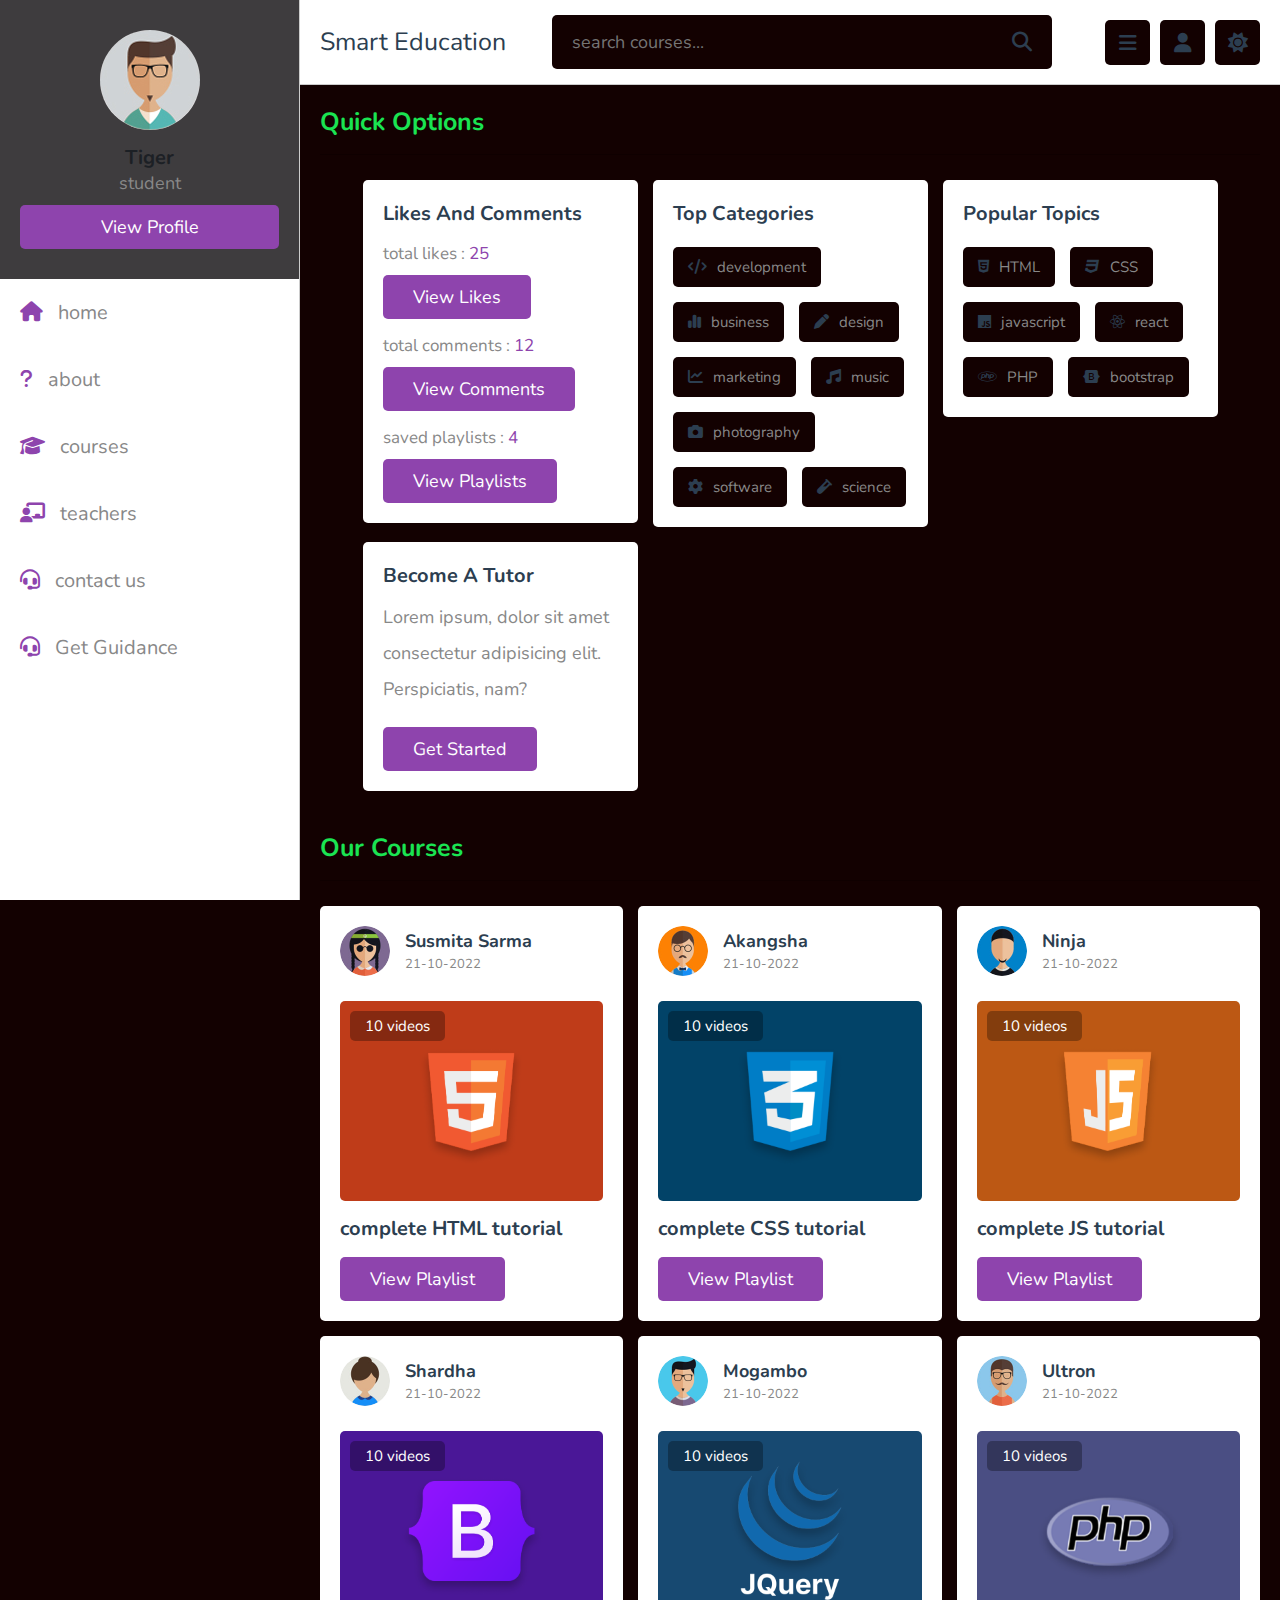
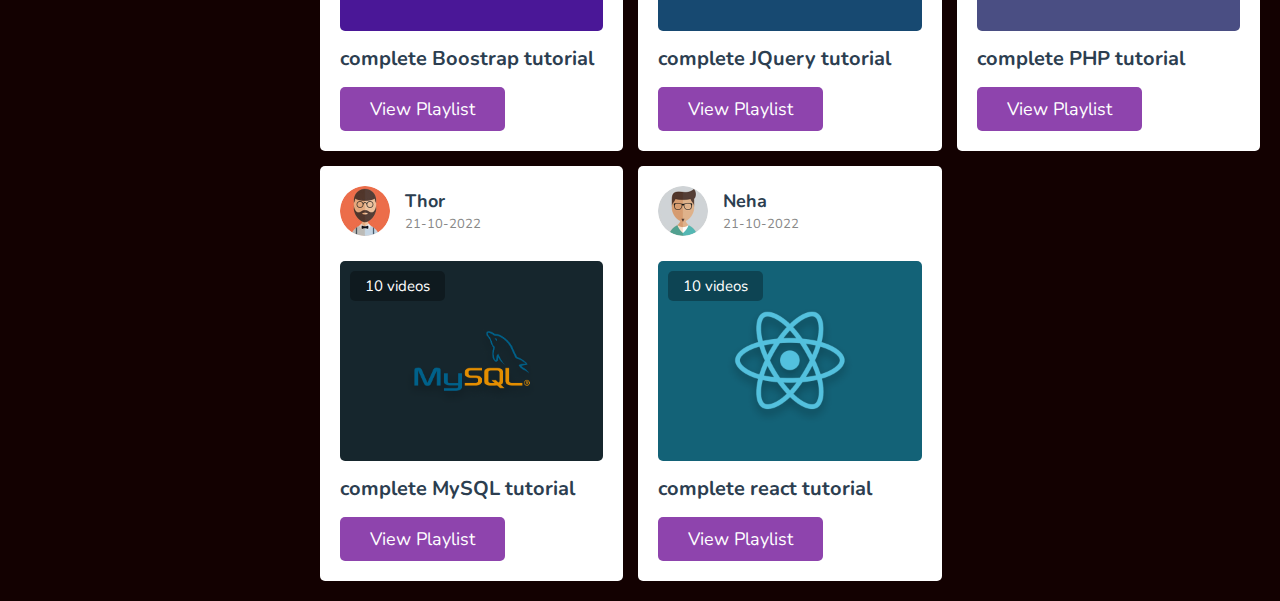
<file: home.html>
<!DOCTYPE html>
<html lang="en">
<head>
   <meta charset="UTF-8">
   <meta http-equiv="X-UA-Compatible" content="IE=edge">
   <meta name="viewport" content="width=device-width, initial-scale=1.0">
   <title>home</title>

   <!-- font awesome cdn link  -->
   <link rel="stylesheet" href="https://cdnjs.cloudflare.com/ajax/libs/font-awesome/6.1.2/css/all.min.css">

   <!-- custom css file link  -->
   <link rel="stylesheet" href="css/style.css">

</head>
<body>

<header class="header">
   
   <section class="flex">

      <a href="home.html" class="logo">Smart Education</a>

      <form action="search.html" method="post" class="search-form">
         <input type="text" name="search_box" required placeholder="search courses..." maxlength="100">
         <button type="submit" class="fas fa-search"></button>
      </form>

      <div class="icons">
         <div id="menu-btn" class="fas fa-bars"></div>
         <div id="search-btn" class="fas fa-search"></div>
         <div id="user-btn" class="fas fa-user"></div>
         <div id="toggle-btn" class="fas fa-sun"></div>
      </div>

      <div class="profile">
         <img src="images/pic-1.jpg" class="image" alt="">
         <h3 class="name">Tiger</h3>
         <p class="role">student</p>
         <a href="profile.html" class="btn">view profile</a>
         <div class="flex-btn">
            <a href="login.html" class="option-btn">login</a>
            <a href="register.html" class="option-btn">register</a>
         </div>
      </div>

   </section>

</header>   

<div class="side-bar">

   <div id="close-btn">
      <i class="fas fa-times"></i>
   </div>

   <div class="profile">
      <img src="images/pic-1.jpg" class="image" alt="">
      <h3 class="name">Tiger</h3>
      <p class="role">student</p>
      <a href="profile.html" class="btn">view profile</a>
   </div>

   <nav class="navbar">
      <a href="home.html"><i class="fas fa-home"></i><span>home</span></a>
      <a href="about.html"><i class="fas fa-question"></i><span>about</span></a>
      <a href="courses.html"><i class="fas fa-graduation-cap"></i><span>courses</span></a>
      <a href="teachers.html"><i class="fas fa-chalkboard-user"></i><span>teachers</span></a>
      <a href="contact.html"><i class="fas fa-headset"></i><span>contact us</span></a>
      <a href="counselling.html"><i class="fas fa-headset"></i><span>Get Guidance</span></a>
   </nav>

</div>

<section class="home-grid">

   <h1 class="heading">quick options</h1>

   <div class="box-container">

      <div class="box">
         <h3 class="title">likes and comments</h3>
         <p class="likes">total likes : <span>25</span></p>
         <a href="#" class="inline-btn">view likes</a>
         <p class="likes">total comments : <span>12</span></p>
         <a href="#" class="inline-btn">view comments</a>
         <p class="likes">saved playlists : <span>4</span></p>
         <a href="#" class="inline-btn">view playlists</a>
      </div>

      <div class="box">
         <h3 class="title">top categories</h3>
         <div class="flex">
            <a href="#"><i class="fas fa-code"></i><span>development</span></a>
            <a href="#"><i class="fas fa-chart-simple"></i><span>business</span></a>
            <a href="#"><i class="fas fa-pen"></i><span>design</span></a>
            <a href="#"><i class="fas fa-chart-line"></i><span>marketing</span></a>
            <a href="#"><i class="fas fa-music"></i><span>music</span></a>
            <a href="#"><i class="fas fa-camera"></i><span>photography</span></a>
            <a href="#"><i class="fas fa-cog"></i><span>software</span></a>
            <a href="#"><i class="fas fa-vial"></i><span>science</span></a>
         </div>
      </div>

      <div class="box">
         <h3 class="title">popular topics</h3>
         <div class="flex">
            <a href="#"><i class="fab fa-html5"></i><span>HTML</span></a>
            <a href="#"><i class="fab fa-css3"></i><span>CSS</span></a>
            <a href="#"><i class="fab fa-js"></i><span>javascript</span></a>
            <a href="#"><i class="fab fa-react"></i><span>react</span></a>
            <a href="#"><i class="fab fa-php"></i><span>PHP</span></a>
            <a href="#"><i class="fab fa-bootstrap"></i><span>bootstrap</span></a>
         </div>
      </div>

      <div class="box">
         <h3 class="title">become a tutor</h3>
         <p class="tutor">Lorem ipsum, dolor sit amet consectetur adipisicing elit. Perspiciatis, nam?</p>
         <a href="teachers.html" class="inline-btn">get started</a>
      </div>

   </div>

</section>



<section class="courses">

   <h1 class="heading">our courses</h1>

   <div class="box-container">

      <div class="box">
         <div class="tutor">
            <img src="images/pic-2.jpg" alt="">
            <div class="info">
               <h3>Susmita Sarma</h3>
               <span>21-10-2022</span>
            </div>
         </div>
         <div class="thumb">
            <img src="images/thumb-1.png" alt="">
            <span>10 videos</span>
         </div>
         <h3 class="title">complete HTML tutorial</h3>
         <a href="playlist.html" class="inline-btn">view playlist</a>
      </div>

      <div class="box">
         <div class="tutor">
            <img src="images/pic-3.jpg" alt="">
            <div class="info">
               <h3>Akangsha</h3>
               <span>21-10-2022</span>
            </div>
         </div>
         <div class="thumb">
            <img src="images/thumb-2.png" alt="">
            <span>10 videos</span>
         </div>
         <h3 class="title">complete CSS tutorial</h3>
         <a href="playlist.html" class="inline-btn">view playlist</a>
      </div>

      <div class="box">
         <div class="tutor">
            <img src="images/pic-4.jpg" alt="">
            <div class="info">
               <h3>Ninja</h3>
               <span>21-10-2022</span>
            </div>
         </div>
         <div class="thumb">
            <img src="images/thumb-3.png" alt="">
            <span>10 videos</span>
         </div>
         <h3 class="title">complete JS tutorial</h3>
         <a href="playlist.html" class="inline-btn">view playlist</a>
      </div>

      <div class="box">
         <div class="tutor">
            <img src="images/pic-5.jpg" alt="">
            <div class="info">
               <h3>Shardha</h3>
               <span>21-10-2022</span>
            </div>
         </div>
         <div class="thumb">
            <img src="images/thumb-4.png" alt="">
            <span>10 videos</span>
         </div>
         <h3 class="title">complete Boostrap tutorial</h3>
         <a href="playlist.html" class="inline-btn">view playlist</a>
      </div>

      <div class="box">
         <div class="tutor">
            <img src="images/pic-6.jpg" alt="">
            <div class="info">
               <h3>Mogambo</h3>
               <span>21-10-2022</span>
            </div>
         </div>
         <div class="thumb">
            <img src="images/thumb-5.png" alt="">
            <span>10 videos</span>
         </div>
         <h3 class="title">complete JQuery tutorial</h3>
         <a href="playlist.html" class="inline-btn">view playlist</a>
      </div>

      <!-- <div class="box">
         <div class="tutor">
            <img src="images/pic-7.jpg" alt="">
            <div class="info">
               <h3>john deo</h3>
               <span>21-10-2022</span>
            </div>
         </div>
         <div class="thumb">
            <img src="images/thumb-6.png" alt="">
            <span>10 videos</span>
         </div>
         <h3 class="title">complete SASS tutorial</h3>
         <a href="playlist.html" class="inline-btn">view playlist</a>
      </div> -->

      <div class="box">
         <div class="tutor">
            <img src="images/pic-8.jpg" alt="">
            <div class="info">
               <h3>Ultron</h3>
               <span>21-10-2022</span>
            </div>
         </div>
         <div class="thumb">
            <img src="images/thumb-7.png" alt="">
            <span>10 videos</span>
         </div>
         <h3 class="title">complete PHP tutorial</h3>
         <a href="playlist.html" class="inline-btn">view playlist</a>
      </div>

      <div class="box">
         <div class="tutor">
            <img src="images/pic-9.jpg" alt="">
            <div class="info">
               <h3>Thor</h3>
               <span>21-10-2022</span>
            </div>
         </div>
         <div class="thumb">
            <img src="images/thumb-8.png" alt="">
            <span>10 videos</span>
         </div>
         <h3 class="title">complete MySQL tutorial</h3>
         <a href="playlist.html" class="inline-btn">view playlist</a>
      </div>

      <div class="box">
         <div class="tutor">
            <img src="images/pic-1.jpg" alt="">
            <div class="info">
               <h3>Neha</h3>
               <span>21-10-2022</span>
            </div>
         </div>
         <div class="thumb">
            <img src="images/thumb-9.png" alt="">
            <span>10 videos</span>
         </div>
         <h3 class="title">complete react tutorial</h3>
         <a href="playlist.html" class="inline-btn">view playlist</a>
      </div>

   </div>

</section>














<!-- <footer class="footer">

   &copy; copyright @ 2022 by <span>mr. web designer</span> | all rights reserved!

</footer> -->

<!-- custom js file link  -->
<script src="js/script.js"></script>

   
</body>
</html>
</file>
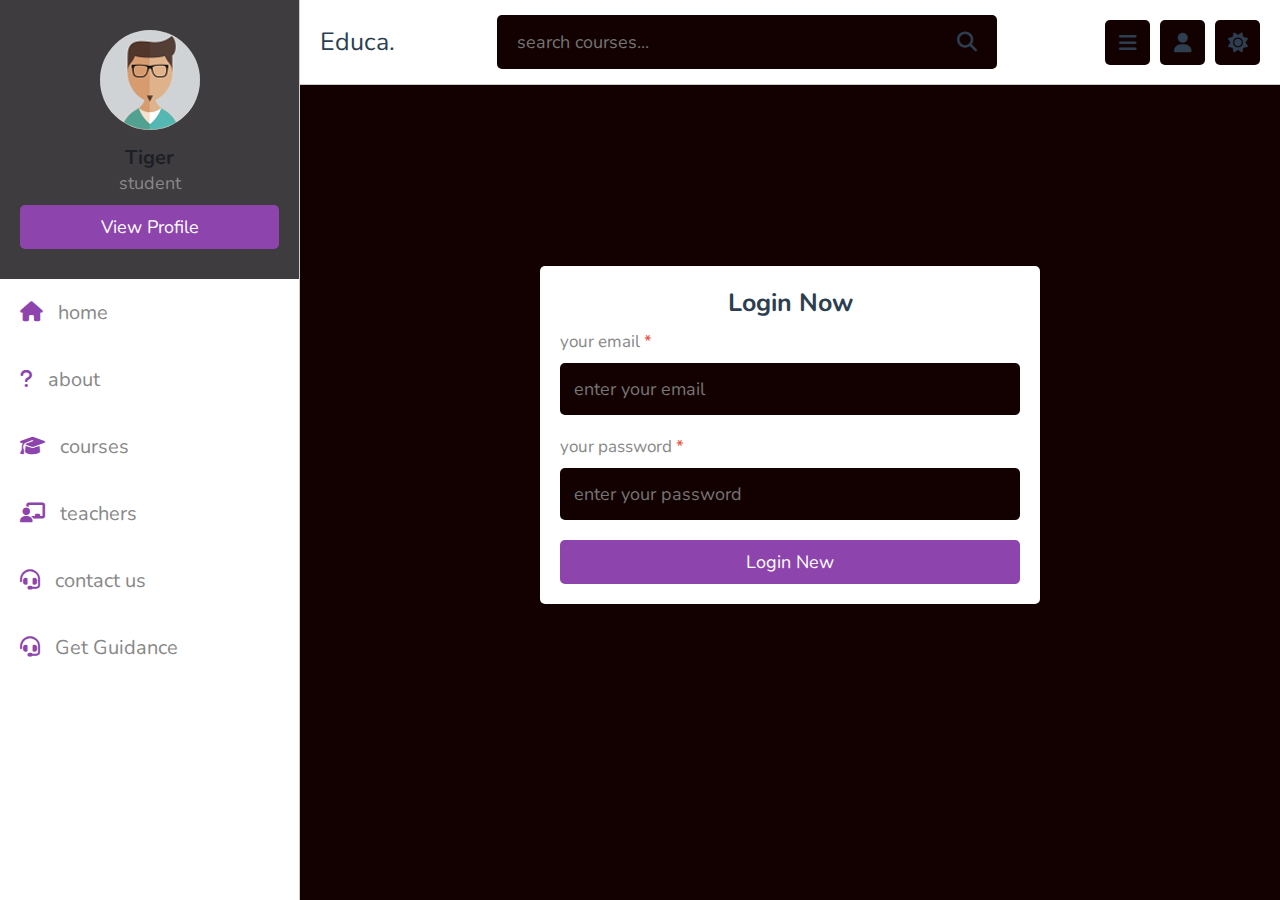
<file: login.html>
<!DOCTYPE html>
<html lang="en">
<head>
   <meta charset="UTF-8">
   <meta http-equiv="X-UA-Compatible" content="IE=edge">
   <meta name="viewport" content="width=device-width, initial-scale=1.0">
   <title>login</title>

   <!-- font awesome cdn link  -->
   <link rel="stylesheet" href="https://cdnjs.cloudflare.com/ajax/libs/font-awesome/6.1.2/css/all.min.css">

   <!-- custom css file link  -->
   <link rel="stylesheet" href="css/style.css">

</head>
<body>

<header class="header">
   
   <section class="flex">

      <a href="home.html" class="logo">Educa.</a>

      <form action="search.html" method="post" class="search-form">
         <input type="text" name="search_box" required placeholder="search courses..." maxlength="100">
         <button type="submit" class="fas fa-search"></button>
      </form>

      <div class="icons">
         <div id="menu-btn" class="fas fa-bars"></div>
         <div id="search-btn" class="fas fa-search"></div>
         <div id="user-btn" class="fas fa-user"></div>
         <div id="toggle-btn" class="fas fa-sun"></div>
      </div>

      <div class="profile">
         <img src="images/pic-1.jpg" class="image" alt="">
         <h3 class="name">Tiger</h3>
         <p class="role">student</p>
         <a href="profile.html" class="btn">view profile</a>
         <div class="flex-btn">
            <a href="login.html" class="option-btn">login</a>
            <a href="register.html" class="option-btn">register</a>
         </div>
      </div>

   </section>

</header>   

<div class="side-bar">

   <div id="close-btn">
      <i class="fas fa-times"></i>
   </div>

   <div class="profile">
      <img src="images/pic-1.jpg" class="image" alt="">
      <h3 class="name">Tiger</h3>
      <p class="role">student</p>
      <a href="profile.html" class="btn">view profile</a>
   </div>

   <nav class="navbar">
      <a href="home.html"><i class="fas fa-home"></i><span>home</span></a>
      <a href="about.html"><i class="fas fa-question"></i><span>about</span></a>
      <a href="courses.html"><i class="fas fa-graduation-cap"></i><span>courses</span></a>
      <a href="teachers.html"><i class="fas fa-chalkboard-user"></i><span>teachers</span></a>
      <a href="contact.html"><i class="fas fa-headset"></i><span>contact us</span></a>
      <a href="counselling.html"><i class="fas fa-headset"></i><span>Get Guidance</span></a>
   </nav>

</div>

<section class="form-container">

   <form action="" method="post" enctype="multipart/form-data">
      <h3>login now</h3>
      <p>your email <span>*</span></p>
      <input type="email" name="email" placeholder="enter your email" required maxlength="50" class="box">
      <p>your password <span>*</span></p>
      <input type="password" name="pass" placeholder="enter your password" required maxlength="20" class="box">
      <input type="submit" value="login new" name="submit" class="btn">
   </form>

</section>















<!-- <footer class="footer">

   &copy; copyright @ 2022 by <span>mr. web designer</span> | all rights reserved!

</footer> -->

<!-- custom js file link  -->
<script src="js/script.js"></script>

   
</body>
</html>
</file>
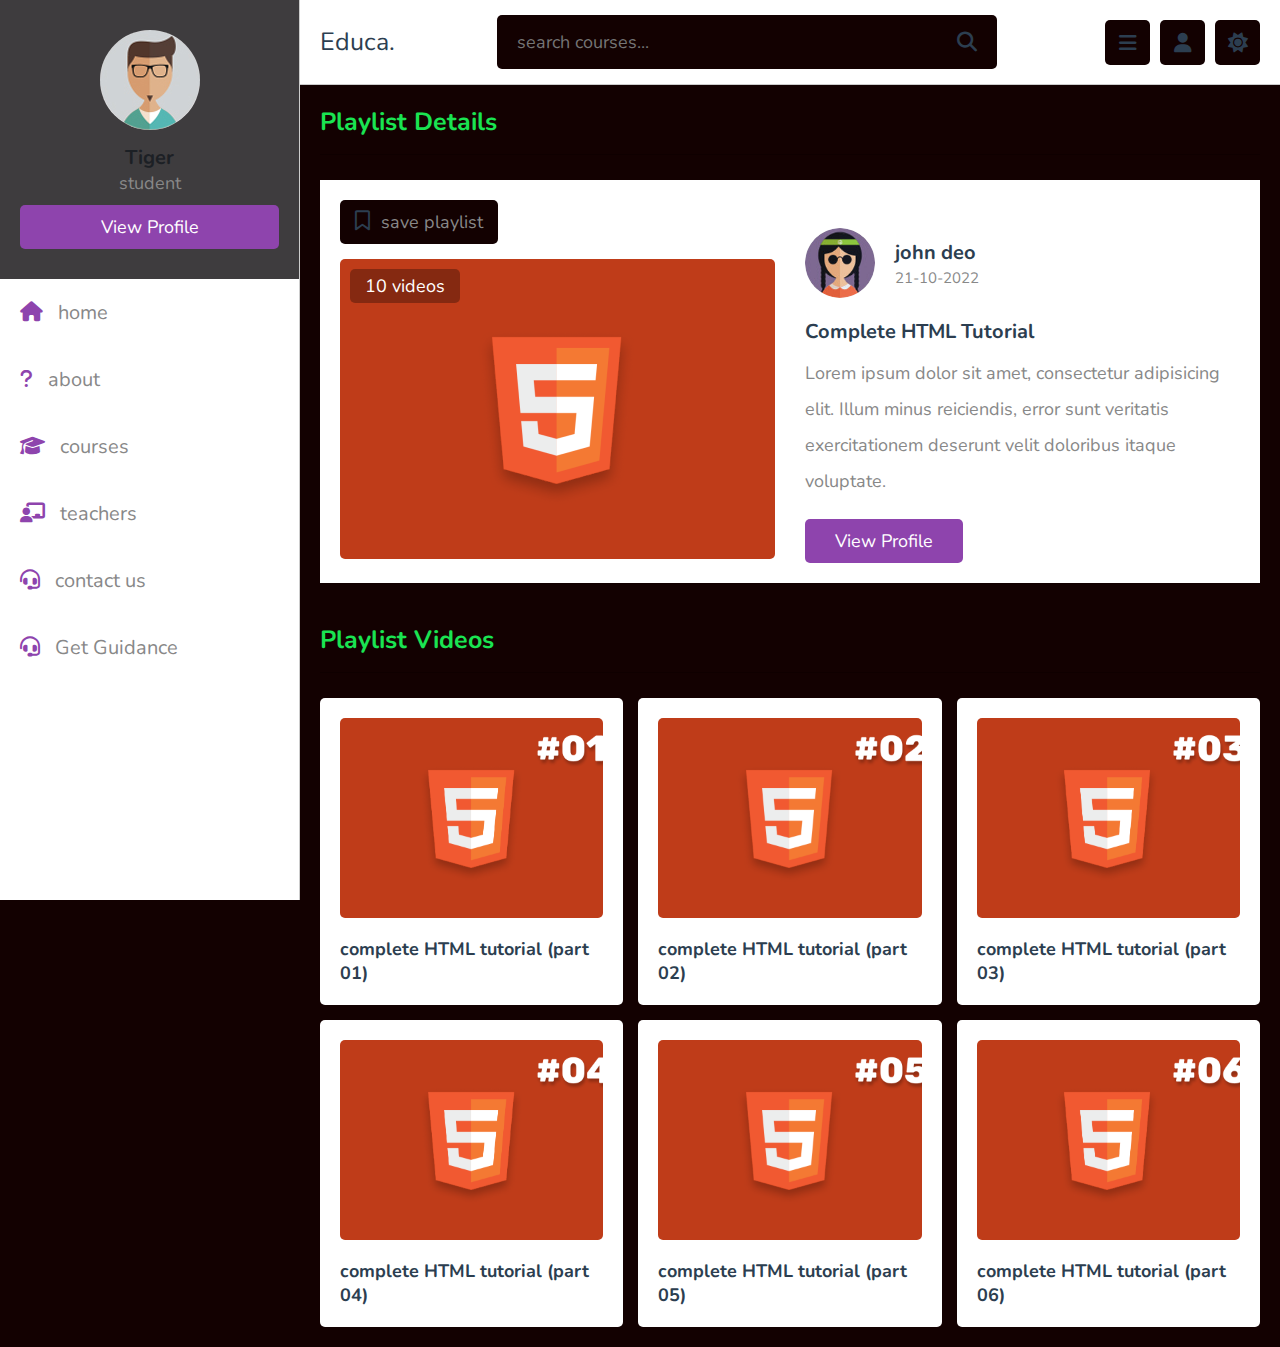
<file: playlist.html>
<!DOCTYPE html>
<html lang="en">
<head>
   <meta charset="UTF-8">
   <meta http-equiv="X-UA-Compatible" content="IE=edge">
   <meta name="viewport" content="width=device-width, initial-scale=1.0">
   <title>video playlist</title>

   <!-- font awesome cdn link  -->
   <link rel="stylesheet" href="https://cdnjs.cloudflare.com/ajax/libs/font-awesome/6.1.2/css/all.min.css">

   <!-- custom css file link  -->
   <link rel="stylesheet" href="css/style.css">

</head>
<body>

<header class="header">
   
   <section class="flex">

      <a href="home.html" class="logo">Educa.</a>

      <form action="search.html" method="post" class="search-form">
         <input type="text" name="search_box" required placeholder="search courses..." maxlength="100">
         <button type="submit" class="fas fa-search"></button>
      </form>

      <div class="icons">
         <div id="menu-btn" class="fas fa-bars"></div>
         <div id="search-btn" class="fas fa-search"></div>
         <div id="user-btn" class="fas fa-user"></div>
         <div id="toggle-btn" class="fas fa-sun"></div>
      </div>

      <div class="profile">
         <img src="images/pic-1.jpg" class="image" alt="">
         <h3 class="name">shaikh anas</h3>
         <p class="role">studen</p>
         <a href="profile.html" class="btn">view profile</a>
         <div class="flex-btn">
            <a href="login.html" class="option-btn">login</a>
            <a href="register.html" class="option-btn">register</a>
         </div>
      </div>

   </section>

</header>   

<div class="side-bar">

   <div id="close-btn">
      <i class="fas fa-times"></i>
   </div>

   <div class="profile">
      <img src="images/pic-1.jpg" class="image" alt="">
      <h3 class="name">Tiger</h3>
      <p class="role">student</p>
      <a href="profile.html" class="btn">view profile</a>
   </div>

   <nav class="navbar">
      <a href="home.html"><i class="fas fa-home"></i><span>home</span></a>
      <a href="about.html"><i class="fas fa-question"></i><span>about</span></a>
      <a href="courses.html"><i class="fas fa-graduation-cap"></i><span>courses</span></a>
      <a href="teachers.html"><i class="fas fa-chalkboard-user"></i><span>teachers</span></a>
      <a href="contact.html"><i class="fas fa-headset"></i><span>contact us</span></a>
      <a href="counselling.html"><i class="fas fa-headset"></i><span>Get Guidance</span></a>
   </nav>

</div>

<section class="playlist-details">

   <h1 class="heading">playlist details</h1>

   <div class="row">

      <div class="column">
         <form action="" method="post" class="save-playlist">
            <button type="submit"><i class="far fa-bookmark"></i> <span>save playlist</span></button>
         </form>
   
         <div class="thumb">
            <img src="images/thumb-1.png" alt="">
            <span>10 videos</span>
         </div>
      </div>
      <div class="column">
         <div class="tutor">
            <img src="images/pic-2.jpg" alt="">
            <div>
               <h3>john deo</h3>
               <span>21-10-2022</span>
            </div>
         </div>
   
         <div class="details">
            <h3>complete HTML tutorial</h3>
            <p>Lorem ipsum dolor sit amet, consectetur adipisicing elit. Illum minus reiciendis, error sunt veritatis exercitationem deserunt velit doloribus itaque voluptate.</p>
            <a href="teacher_profile.html" class="inline-btn">view profile</a>
         </div>
      </div>
   </div>

</section>

<section class="playlist-videos">

   <h1 class="heading">playlist videos</h1>

   <div class="box-container">

      <a class="box" href="watch-video.html">
         <i class="fas fa-play"></i>
         <img src="images/post-1-1.png" alt="">
         <h3>complete HTML tutorial (part 01)</h3>
      </a>

      <a class="box" href="watch-video.html">
         <i class="fas fa-play"></i>
         <img src="images/post-1-2.png" alt="">
         <h3>complete HTML tutorial (part 02)</h3>
      </a>

      <a class="box" href="watch-video.html">
         <i class="fas fa-play"></i>
         <img src="images/post-1-3.png" alt="">
         <h3>complete HTML tutorial (part 03)</h3>
      </a>

      <a class="box" href="watch-video.html">
         <i class="fas fa-play"></i>
         <img src="images/post-1-4.png" alt="">
         <h3>complete HTML tutorial (part 04)</h3>
      </a>

      <a class="box" href="watch-video.html">
         <i class="fas fa-play"></i>
         <img src="images/post-1-5.png" alt="">
         <h3>complete HTML tutorial (part 05)</h3>
      </a>

      <a class="box" href="watch-video.html">
         <i class="fas fa-play"></i>
         <img src="images/post-1-6.png" alt="">
         <h3>complete HTML tutorial (part 06)</h3>
      </a>

   </div>

</section>













<!-- <footer class="footer">

   &copy; copyright @ 2022 by <span>mr. web designer</span> | all rights reserved!

</footer> -->

<!-- custom js file link  -->
<script src="js/script.js"></script>

   
</body>
</html>
</file>
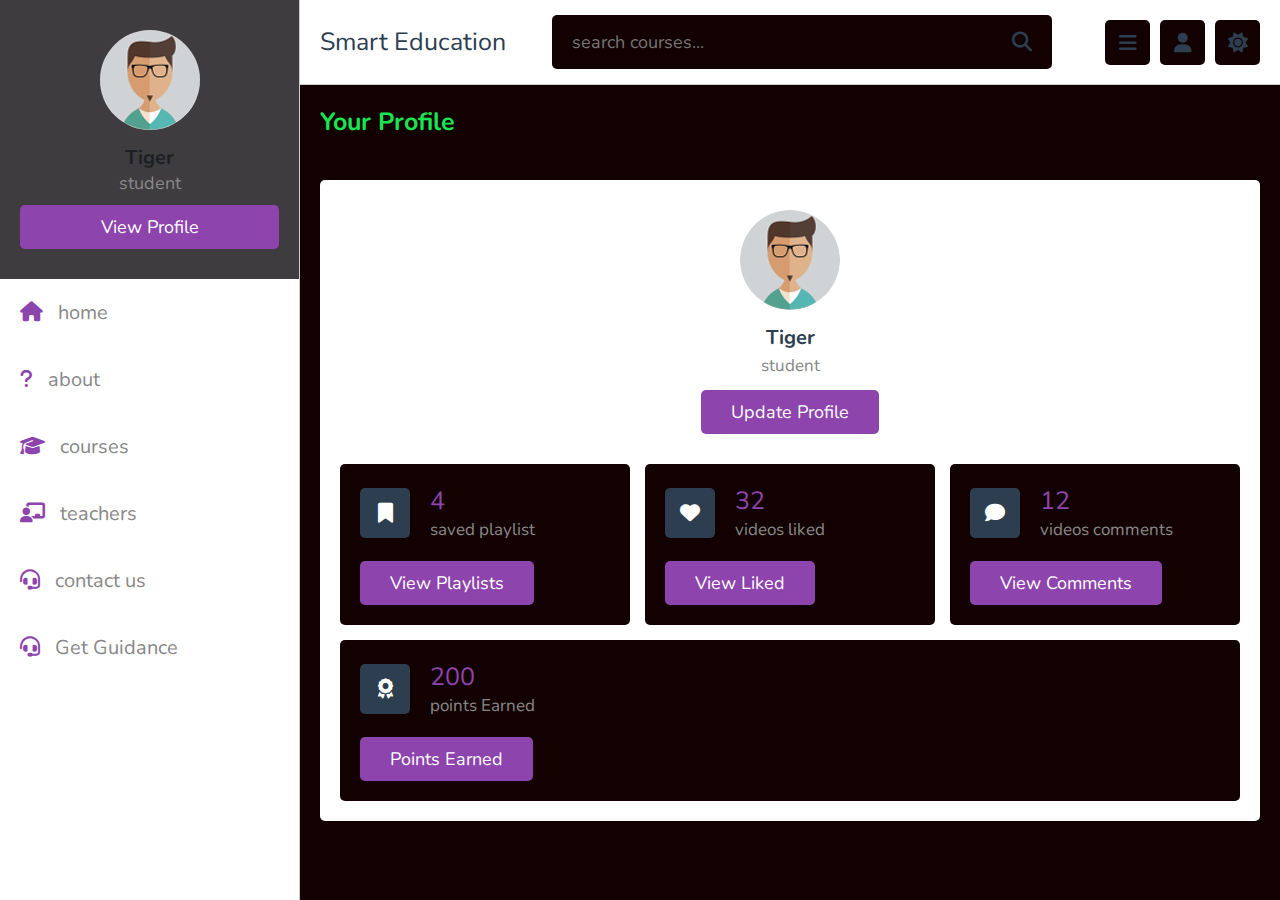
<file: profile.html>
<!DOCTYPE html>
<html lang="en">
<head>
   <meta charset="UTF-8">
   <meta http-equiv="X-UA-Compatible" content="IE=edge">
   <meta name="viewport" content="width=device-width, initial-scale=1.0">
   <title>profile</title>

   <!-- font awesome cdn link  -->
   <link rel="stylesheet" href="https://cdnjs.cloudflare.com/ajax/libs/font-awesome/6.1.2/css/all.min.css">

   <!-- custom css file link  -->
   <link rel="stylesheet" href="css/style.css">

</head>
<body>

<header class="header">
   
   <section class="flex">

      <a href="home.html" class="logo">Smart Education</a>

      <form action="search.html" method="post" class="search-form">
         <input type="text" name="search_box" required placeholder="search courses..." maxlength="100">
         <button type="submit" class="fas fa-search"></button>
      </form>

      <div class="icons">
         <div id="menu-btn" class="fas fa-bars"></div>
         <div id="search-btn" class="fas fa-search"></div>
         <div id="user-btn" class="fas fa-user"></div>
         <div id="toggle-btn" class="fas fa-sun"></div>
      </div>

      <div class="profile">
         <img src="images/pic-1.jpg" class="image" alt="">
         <h3 class="name">Tiger</h3>
         <p class="role">student</p>
         <a href="profile.html" class="btn">view profile</a>
         <div class="flex-btn">
            <a href="login.html" class="option-btn">login</a>
            <a href="register.html" class="option-btn">register</a>
         </div>
      </div>

   </section>

</header>   

<div class="side-bar">

   <div id="close-btn">
      <i class="fas fa-times"></i>
   </div>

   <div class="profile">
      <img src="images/pic-1.jpg" class="image" alt="">
      <h3 class="name">Tiger</h3>
      <p class="role">student</p>
      <a href="profile.html" class="btn">view profile</a>
   </div>

   <nav class="navbar">
      <a href="home.html"><i class="fas fa-home"></i><span>home</span></a>
      <a href="about.html"><i class="fas fa-question"></i><span>about</span></a>
      <a href="courses.html"><i class="fas fa-graduation-cap"></i><span>courses</span></a>
      <a href="teachers.html"><i class="fas fa-chalkboard-user"></i><span>teachers</span></a>
      <a href="contact.html"><i class="fas fa-headset"></i><span>contact us</span></a>
      <a href="counselling.html"><i class="fas fa-headset"></i><span>Get Guidance</span></a>
   </nav>

</div>

<section class="user-profile">

   <h1 class="heading">your profile</h1>

   <div class="info">

      <div class="user">
         <img src="images/pic-1.jpg" alt="">
         <h3>Tiger</h3>
         <p>student</p>
         <a href="update.html" class="inline-btn">update profile</a>
      </div>
   
      <div class="box-container">
   
         <div class="box">
            <div class="flex">
               <i class="fas fa-bookmark"></i>
               <div>
                  <span>4</span>
                  <p>saved playlist</p>
               </div>
            </div>
            <a href="#" class="inline-btn">view playlists</a>
         </div>
   
         <div class="box">
            <div class="flex">
               <i class="fas fa-heart"></i>
               <div>
                  <span>32</span>
                  <p>videos liked</p>
               </div>
            </div>
            <a href="#" class="inline-btn">view liked</a>
         </div>
   
         <div class="box">
            <div class="flex">
               <i class="fas fa-comment"></i>
               <div>
                  <span>12</span>
                  <p>videos comments</p>
               </div>
            </div>
            <a href="#" class="inline-btn">view comments</a>
         </div>

         <div class="box">
            <div class="flex">
               <i class="fa-solid fa-award"></i>
               <div>
                  <span>200</span>
                  <p>points Earned</p>
               </div>
            </div>
            <a href="#" class="inline-btn">Points Earned</a>
         </div>
   
      </div>
   </div>

</section>















<!-- custom js file link  -->
<script src="js/script.js"></script>

   
</body>
</html>
</file>
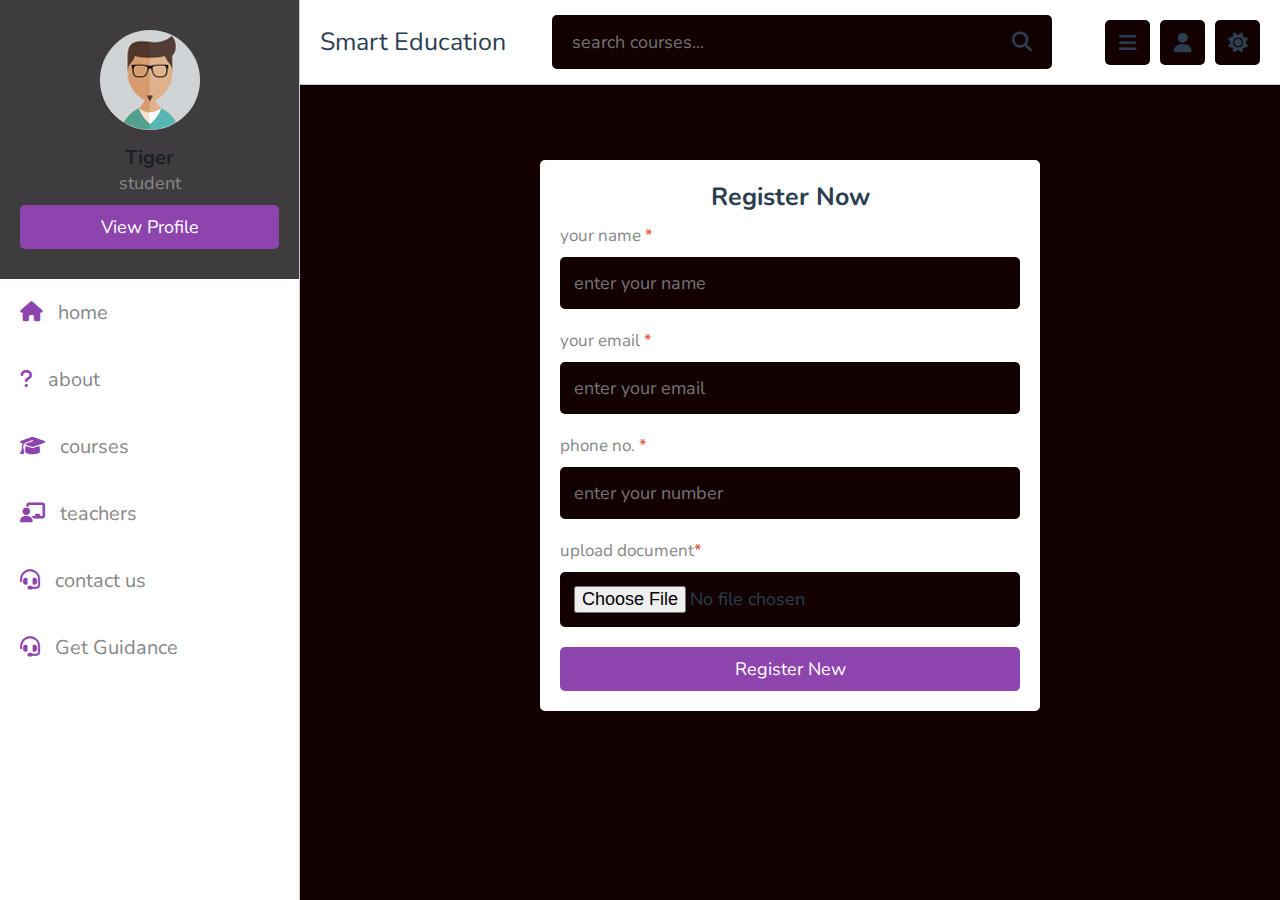
<file: register.html>
<!DOCTYPE html>
<html lang="en">
<head>
   <meta charset="UTF-8">
   <meta http-equiv="X-UA-Compatible" content="IE=edge">
   <meta name="viewport" content="width=device-width, initial-scale=1.0">
   <title>register</title>

   <!-- font awesome cdn link  -->
   <link rel="stylesheet" href="https://cdnjs.cloudflare.com/ajax/libs/font-awesome/6.1.2/css/all.min.css">

   <!-- custom css file link  -->
   <link rel="stylesheet" href="css/style.css">

</head>
<body>

<header class="header">
   
   <section class="flex">

      <a href="home.html" class="logo">Smart Education</a>

      <form action="search.html" method="post" class="search-form">
         <input type="text" name="search_box" required placeholder="search courses..." maxlength="100">
         <button type="submit" class="fas fa-search"></button>
      </form>

      <div class="icons">
         <div id="menu-btn" class="fas fa-bars"></div>
         <div id="search-btn" class="fas fa-search"></div>
         <div id="user-btn" class="fas fa-user"></div>
         <div id="toggle-btn" class="fas fa-sun"></div>
      </div>

      <div class="profile">
         <img src="images/pic-1.jpg" class="image" alt="">
         <h3 class="name">Tiger</h3>
         <p class="role">student</p>
         <a href="profile.html" class="btn">view profile</a>
         <div class="flex-btn">
            <a href="login.html" class="option-btn">login</a>
            <a href="register.html" class="option-btn">register</a>
         </div>
      </div>

   </section>

</header>   

<div class="side-bar">

   <div id="close-btn">
      <i class="fas fa-times"></i>
   </div>

   <div class="profile">
      <img src="images/pic-1.jpg" class="image" alt="">
      <h3 class="name">Tiger</h3>
      <p class="role">student</p>
      <a href="profile.html" class="btn">view profile</a>
   </div>

   <nav class="navbar">
      <a href="home.html"><i class="fas fa-home"></i><span>home</span></a>
      <a href="about.html"><i class="fas fa-question"></i><span>about</span></a>
      <a href="courses.html"><i class="fas fa-graduation-cap"></i><span>courses</span></a>
      <a href="teachers.html"><i class="fas fa-chalkboard-user"></i><span>teachers</span></a>
      <a href="contact.html"><i class="fas fa-headset"></i><span>contact us</span></a>
      <a href="counselling.html"><i class="fas fa-headset"></i><span>Get Guidance</span></a>
   </nav>

</div>

<section class="form-container">

   <form action="" method="post" enctype="multipart/form-data">
      <h3>register now</h3>
      <p>your name <span>*</span></p>
      <input type="text" name="name" placeholder="enter your name" required maxlength="50" class="box">
      <p>your email <span>*</span></p>
      <input type="email" name="email" placeholder="enter your email" required maxlength="50" class="box">
      <p>phone no. <span>*</span></p>
      <input type="number" name="pass" placeholder="enter your number" required maxlength="20" class="box">
      <!-- <p>confirm password <span>*</span></p>
      <input type="password" name="c_pass" placeholder="confirm your password" required maxlength="20" class="box"> -->
      <p>upload document<span>*</span></p>
      <input type="file" accept="image/*" required class="box">
      <input type="submit" value="register new" name="submit" class="btn">
   </form>

</section>















<!-- <footer class="footer">

   &copy; copyright @ 2022 by <span>mr. web designer</span> | all rights reserved!

</footer> -->

<!-- custom js file link  -->
<script src="js/script.js"></script>

   
</body>
</html>
</file>
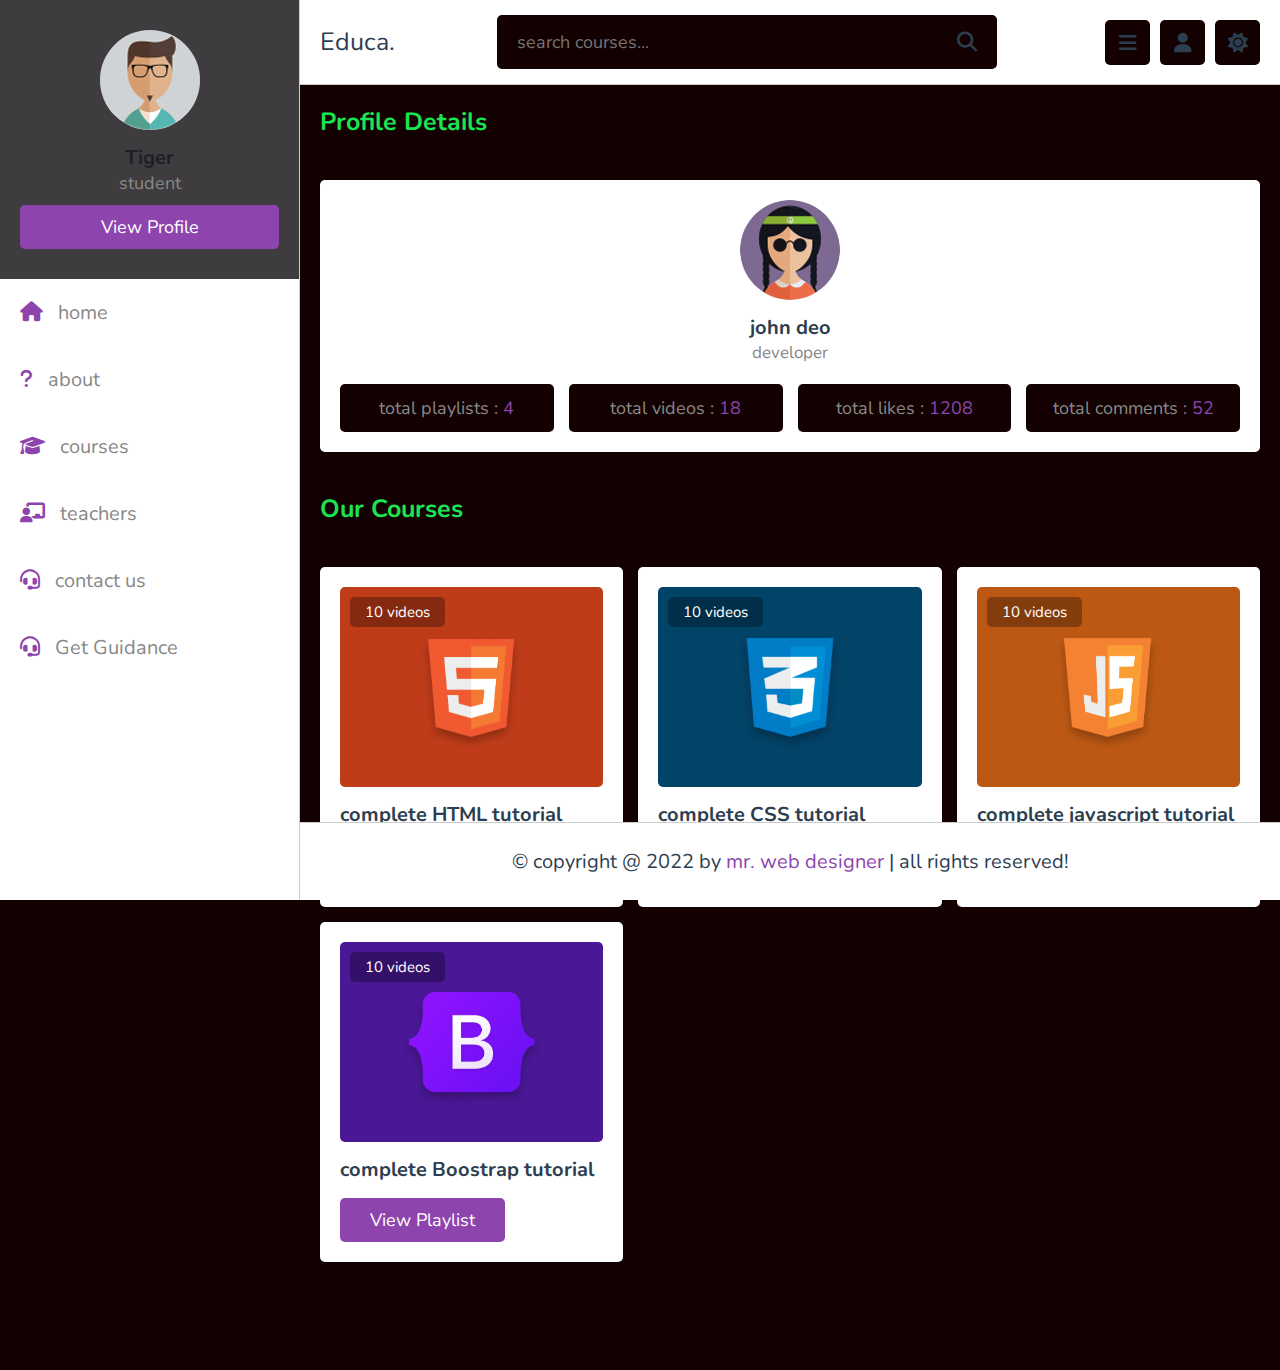
<file: teacher_profile.html>
<!DOCTYPE html>
<html lang="en">
<head>
   <meta charset="UTF-8">
   <meta http-equiv="X-UA-Compatible" content="IE=edge">
   <meta name="viewport" content="width=device-width, initial-scale=1.0">
   <title>tutor profile</title>

   <!-- font awesome cdn link  -->
   <link rel="stylesheet" href="https://cdnjs.cloudflare.com/ajax/libs/font-awesome/6.1.2/css/all.min.css">

   <!-- custom css file link  -->
   <link rel="stylesheet" href="css/style.css">

</head>
<body>

<header class="header">
   
   <section class="flex">

      <a href="home.html" class="logo">Educa.</a>

      <form action="search.html" method="post" class="search-form">
         <input type="text" name="search_box" required placeholder="search courses..." maxlength="100">
         <button type="submit" class="fas fa-search"></button>
      </form>

      <div class="icons">
         <div id="menu-btn" class="fas fa-bars"></div>
         <div id="search-btn" class="fas fa-search"></div>
         <div id="user-btn" class="fas fa-user"></div>
         <div id="toggle-btn" class="fas fa-sun"></div>
      </div>

      <div class="profile">
         <img src="images/pic-1.jpg" class="image" alt="">
         <h3 class="name">shaikh anas</h3>
         <p class="role">studen</p>
         <a href="profile.html" class="btn">view profile</a>
         <div class="flex-btn">
            <a href="login.html" class="option-btn">login</a>
            <a href="register.html" class="option-btn">register</a>
         </div>
      </div>

   </section>

</header>   

<div class="side-bar">

   <div id="close-btn">
      <i class="fas fa-times"></i>
   </div>

   <div class="profile">
      <img src="images/pic-1.jpg" class="image" alt="">
      <h3 class="name">Tiger</h3>
      <p class="role">student</p>
      <a href="profile.html" class="btn">view profile</a>
   </div>

   <nav class="navbar">
      <a href="home.html"><i class="fas fa-home"></i><span>home</span></a>
      <a href="about.html"><i class="fas fa-question"></i><span>about</span></a>
      <a href="courses.html"><i class="fas fa-graduation-cap"></i><span>courses</span></a>
      <a href="teachers.html"><i class="fas fa-chalkboard-user"></i><span>teachers</span></a>
      <a href="contact.html"><i class="fas fa-headset"></i><span>contact us</span></a>
      <a href="counselling.html"><i class="fas fa-headset"></i><span>Get Guidance</span></a>
   </nav>

</div>

<section class="teacher-profile">

   <h1 class="heading">profile details</h1>

   <div class="details">
      <div class="tutor">
         <img src="images/pic-2.jpg" alt="">
         <h3>john deo</h3>
         <span>developer</span>
      </div>
      <div class="flex">
         <p>total playlists : <span>4</span></p>
         <p>total videos : <span>18</span></p>
         <p>total likes : <span>1208</span></p>
         <p>total comments : <span>52</span></p>
      </div>
   </div>

</section>

<section class="courses">

   <h1 class="heading">our courses</h1>

   <div class="box-container">

      <div class="box">
         <div class="thumb">
            <img src="images/thumb-1.png" alt="">
            <span>10 videos</span>
         </div>
         <h3 class="title">complete HTML tutorial</h3>
         <a href="playlist.html" class="inline-btn">view playlist</a>
      </div>

      <div class="box">
         <div class="thumb">
            <img src="images/thumb-2.png" alt="">
            <span>10 videos</span>
         </div>
         <h3 class="title">complete CSS tutorial</h3>
         <a href="playlist.html" class="inline-btn">view playlist</a>
      </div>

      <div class="box">
         <div class="thumb">
            <img src="images/thumb-3.png" alt="">
            <span>10 videos</span>
         </div>
         <h3 class="title">complete javascript tutorial</h3>
         <a href="playlist.html" class="inline-btn">view playlist</a>
      </div>

      <div class="box">
         <div class="thumb">
            <img src="images/thumb-4.png" alt="">
            <span>10 videos</span>
         </div>
         <h3 class="title">complete Boostrap tutorial</h3>
         <a href="playlist.html" class="inline-btn">view playlist</a>
      </div>

   </div>

</section>












<footer class="footer">

   &copy; copyright @ 2022 by <span>mr. web designer</span> | all rights reserved!

</footer>

<!-- custom js file link  -->
<script src="js/script.js"></script>

   
</body>
</html>
</file>
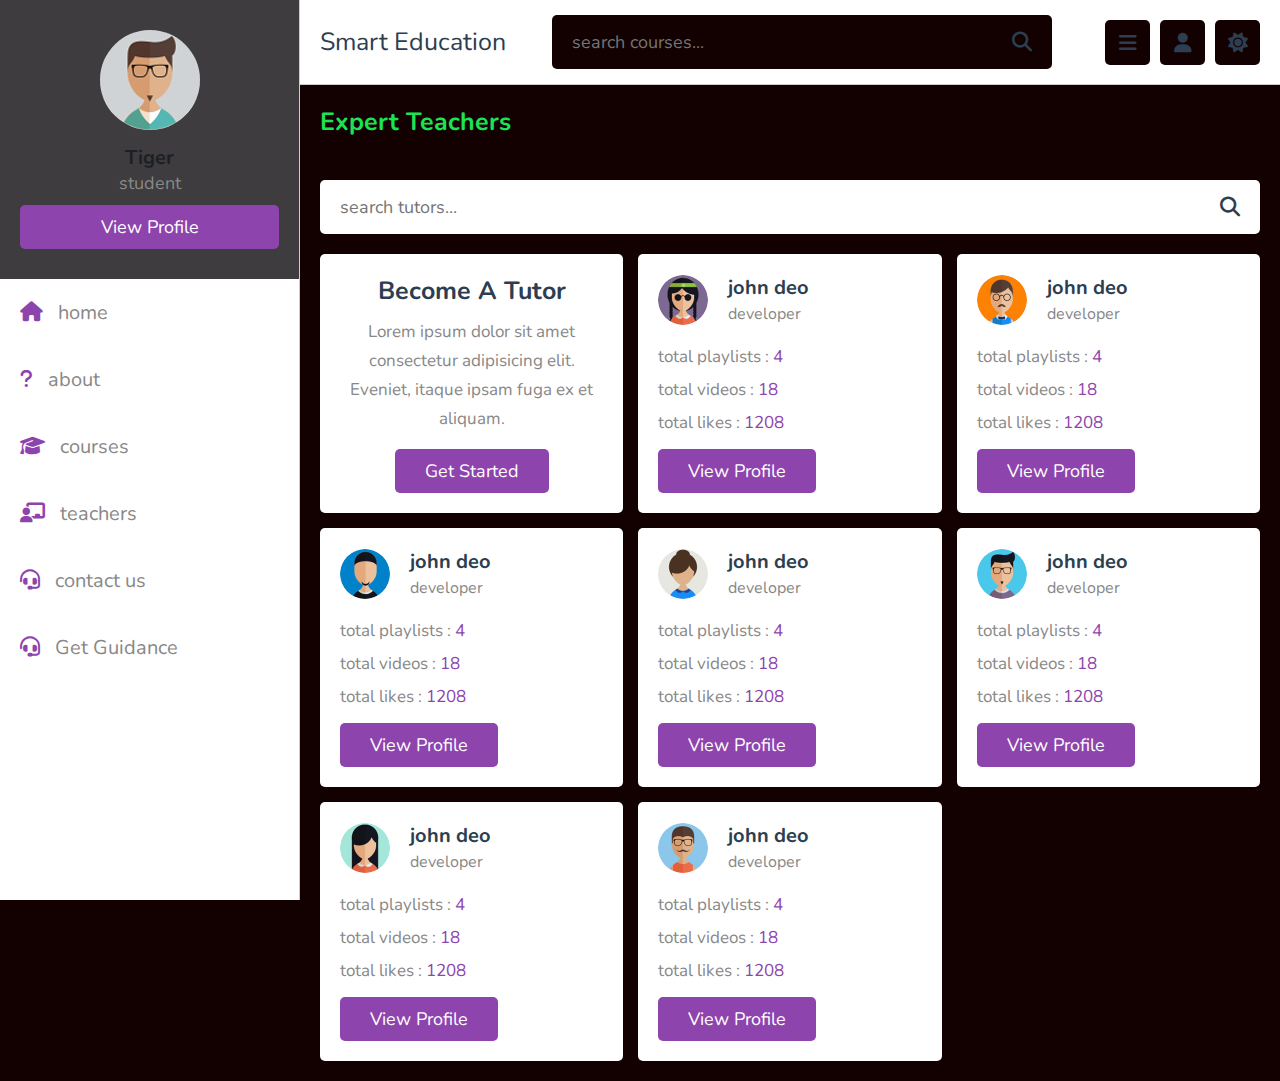
<file: teachers.html>
<!DOCTYPE html>
<html lang="en">
<head>
   <meta charset="UTF-8">
   <meta http-equiv="X-UA-Compatible" content="IE=edge">
   <meta name="viewport" content="width=device-width, initial-scale=1.0">
   <title>teachers</title>

   <!-- font awesome cdn link  -->
   <link rel="stylesheet" href="https://cdnjs.cloudflare.com/ajax/libs/font-awesome/6.1.2/css/all.min.css">

   <!-- custom css file link  -->
   <link rel="stylesheet" href="css/style.css">

</head>
<body>

<header class="header">
   
   <section class="flex">

      <a href="home.html" class="logo">Smart Education</a>

      <form action="search.html" method="post" class="search-form">
         <input type="text" name="search_box" required placeholder="search courses..." maxlength="100">
         <button type="submit" class="fas fa-search"></button>
      </form>

      <div class="icons">
         <div id="menu-btn" class="fas fa-bars"></div>
         <div id="search-btn" class="fas fa-search"></div>
         <div id="user-btn" class="fas fa-user"></div>
         <div id="toggle-btn" class="fas fa-sun"></div>
      </div>

      <div class="profile">
         <img src="images/pic-1.jpg" class="image" alt="">
         <h3 class="name">shaikh anas</h3>
         <p class="role">studen</p>
         <a href="profile.html" class="btn">view profile</a>
         <div class="flex-btn">
            <a href="login.html" class="option-btn">login</a>
            <a href="register.html" class="option-btn">register</a>
         </div>
      </div>

   </section>

</header>   

<div class="side-bar">

   <div id="close-btn">
      <i class="fas fa-times"></i>
   </div>

   <div class="profile">
      <img src="images/pic-1.jpg" class="image" alt="">
      <h3 class="name">Tiger</h3>
      <p class="role">student</p>
      <a href="profile.html" class="btn">view profile</a>
   </div>

   <nav class="navbar">
      <a href="home.html"><i class="fas fa-home"></i><span>home</span></a>
      <a href="about.html"><i class="fas fa-question"></i><span>about</span></a>
      <a href="courses.html"><i class="fas fa-graduation-cap"></i><span>courses</span></a>
      <a href="teachers.html"><i class="fas fa-chalkboard-user"></i><span>teachers</span></a>
      <a href="contact.html"><i class="fas fa-headset"></i><span>contact us</span></a>
      <a href="counselling.html"><i class="fas fa-headset"></i><span>Get Guidance</span></a>
   </nav>

</div>

<section class="teachers">

   <h1 class="heading">expert teachers</h1>

   <form action="" method="post" class="search-tutor">
      <input type="text" name="search_box" placeholder="search tutors..." required maxlength="100">
      <button type="submit" class="fas fa-search" name="search_tutor"></button>
   </form>

   <div class="box-container">

      <div class="box offer">
         <h3>become a tutor</h3>
         <p>Lorem ipsum dolor sit amet consectetur adipisicing elit. Eveniet, itaque ipsam fuga ex et aliquam.</p>
         <a href="register.html" class="inline-btn">get started</a>
      </div>

      <div class="box">
         <div class="tutor">
            <img src="images/pic-2.jpg" alt="">
            <div>
               <h3>john deo</h3>
               <span>developer</span>
            </div>
         </div>
         <p>total playlists : <span>4</span></p>
         <p>total videos : <span>18</span></p>
         <p>total likes : <span>1208</span></p>
         <a href="teacher_profile.html" class="inline-btn">view profile</a>
      </div>

      <div class="box">
         <div class="tutor">
            <img src="images/pic-3.jpg" alt="">
            <div>
               <h3>john deo</h3>
               <span>developer</span>
            </div>
         </div>
         <p>total playlists : <span>4</span></p>
         <p>total videos : <span>18</span></p>
         <p>total likes : <span>1208</span></p>
         <a href="teacher_profile.html" class="inline-btn">view profile</a>
      </div>

      <div class="box">
         <div class="tutor">
            <img src="images/pic-4.jpg" alt="">
            <div>
               <h3>john deo</h3>
               <span>developer</span>
            </div>
         </div>
         <p>total playlists : <span>4</span></p>
         <p>total videos : <span>18</span></p>
         <p>total likes : <span>1208</span></p>
         <a href="teacher_profile.html" class="inline-btn">view profile</a>
      </div>

      <div class="box">
         <div class="tutor">
            <img src="images/pic-5.jpg" alt="">
            <div>
               <h3>john deo</h3>
               <span>developer</span>
            </div>
         </div>
         <p>total playlists : <span>4</span></p>
         <p>total videos : <span>18</span></p>
         <p>total likes : <span>1208</span></p>
         <a href="teacher_profile.html" class="inline-btn">view profile</a>
      </div>

      <div class="box">
         <div class="tutor">
            <img src="images/pic-6.jpg" alt="">
            <div>
               <h3>john deo</h3>
               <span>developer</span>
            </div>
         </div>
         <p>total playlists : <span>4</span></p>
         <p>total videos : <span>18</span></p>
         <p>total likes : <span>1208</span></p>
         <a href="teacher_profile.html" class="inline-btn">view profile</a>
      </div>

      <div class="box">
         <div class="tutor">
            <img src="images/pic-7.jpg" alt="">
            <div>
               <h3>john deo</h3>
               <span>developer</span>
            </div>
         </div>
         <p>total playlists : <span>4</span></p>
         <p>total videos : <span>18</span></p>
         <p>total likes : <span>1208</span></p>
         <a href="teacher_profile.html" class="inline-btn">view profile</a>
      </div>

      <div class="box">
         <div class="tutor">
            <img src="images/pic-8.jpg" alt="">
            <div>
               <h3>john deo</h3>
               <span>developer</span>
            </div>
         </div>
         <p>total playlists : <span>4</span></p>
         <p>total videos : <span>18</span></p>
         <p>total likes : <span>1208</span></p>
         <a href="teacher_profile.html" class="inline-btn">view profile</a>
      </div>

   </div>

</section>














<!-- <footer class="footer">

   &copy; copyright @ 2022 by <span>mr. web designer</span> | all rights reserved!

</footer> -->

<!-- custom js file link  -->
<script src="js/script.js"></script>

   
</body>
</html>
</file>
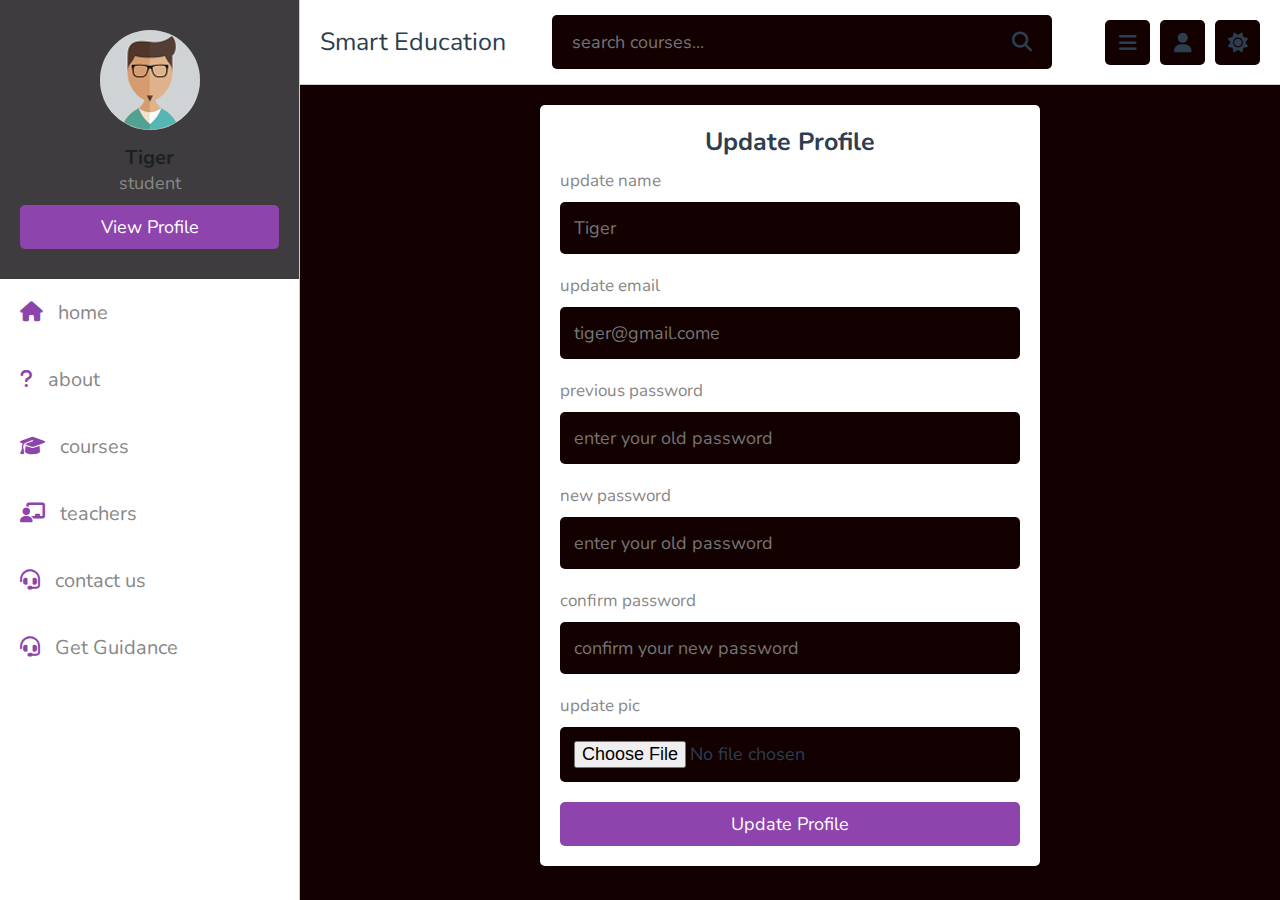
<file: update.html>
<!DOCTYPE html>
<html lang="en">
<head>
   <meta charset="UTF-8">
   <meta http-equiv="X-UA-Compatible" content="IE=edge">
   <meta name="viewport" content="width=device-width, initial-scale=1.0">
   <title>update</title>

   <!-- font awesome cdn link  -->
   <link rel="stylesheet" href="https://cdnjs.cloudflare.com/ajax/libs/font-awesome/6.1.2/css/all.min.css">

   <!-- custom css file link  -->
   <link rel="stylesheet" href="css/style.css">

</head>
<body>

<header class="header">
   
   <section class="flex">

      <a href="home.html" class="logo">Smart Education</a>

      <form action="search.html" method="post" class="search-form">
         <input type="text" name="search_box" required placeholder="search courses..." maxlength="100">
         <button type="submit" class="fas fa-search"></button>
      </form>

      <div class="icons">
         <div id="menu-btn" class="fas fa-bars"></div>
         <div id="search-btn" class="fas fa-search"></div>
         <div id="user-btn" class="fas fa-user"></div>
         <div id="toggle-btn" class="fas fa-sun"></div>
      </div>

      <div class="profile">
         <img src="images/pic-1.jpg" class="image" alt="">
         <h3 class="name">shaikh anas</h3>
         <p class="role">studen</p>
         <a href="profile.html" class="btn">view profile</a>
         <div class="flex-btn">
            <a href="login.html" class="option-btn">login</a>
            <a href="register.html" class="option-btn">register</a>
         </div>
      </div>

   </section>

</header>   

<div class="side-bar">

   <div id="close-btn">
      <i class="fas fa-times"></i>
   </div>

   <div class="profile">
      <img src="images/pic-1.jpg" class="image" alt="">
      <h3 class="name">Tiger</h3>
      <p class="role">student</p>
      <a href="profile.html" class="btn">view profile</a>
   </div>

   <nav class="navbar">
      <a href="home.html"><i class="fas fa-home"></i><span>home</span></a>
      <a href="about.html"><i class="fas fa-question"></i><span>about</span></a>
      <a href="courses.html"><i class="fas fa-graduation-cap"></i><span>courses</span></a>
      <a href="teachers.html"><i class="fas fa-chalkboard-user"></i><span>teachers</span></a>
      <a href="contact.html"><i class="fas fa-headset"></i><span>contact us</span></a>
      <a href="counselling.html"><i class="fas fa-headset"></i><span>Get Guidance</span></a>
   </nav>

</div>

<section class="form-container">

   <form action="" method="post" enctype="multipart/form-data">
      <h3>update profile</h3>
      <p>update name</p>
      <input type="text" name="name" placeholder="Tiger" maxlength="50" class="box">
      <p>update email</p>
      <input type="email" name="email" placeholder="tiger@gmail.come" maxlength="50" class="box">
      <p>previous password</p>
      <input type="password" name="old_pass" placeholder="enter your old password" maxlength="20" class="box">
      <p>new password</p>
      <input type="password" name="new_pass" placeholder="enter your old password" maxlength="20" class="box">
      <p>confirm password</p>
      <input type="password" name="c_pass" placeholder="confirm your new password" maxlength="20" class="box">
      <p>update pic</p>
      <input type="file" accept="image/*" class="box">
      <input type="submit" value="update profile" name="submit" class="btn">
   </form>

</section>















<!-- <footer class="footer">

   &copy; copyright @ 2022 by <span>mr. web designer</span> | all rights reserved!

</footer> -->

<!-- custom js file link  -->
<script src="js/script.js"></script>

   
</body>
</html>
</file>
<file: css/style.css>
@import url('https://fonts.googleapis.com/css2?family=Nunito:wght@200;300;400;500;600;700&display=swap');

:root{
   --main-color:#8e44ad;
   --red:#e74c3c;
   --orange:#f39c12;
   --light-color:#888;
   --light-bg:#130101;
   --black:#2c3e50;
   --white:#fff;
   --border:.1rem solid rgba(0,0,0,.2);
}

*{
   font-family: 'Nunito', sans-serif;
   margin:0; padding:0;
   box-sizing: border-box;
   outline: none; border:none;
   text-decoration: none;
}

*::selection{
   background-color: var(--main-color);
   color:#fff;
}

html{
   font-size: 62.5%;
   overflow-x: hidden;
}

html::-webkit-scrollbar{
   width: 1rem;
   height: .5rem;
}

html::-webkit-scrollbar-track{
   background-color: transparent;
}

html::-webkit-scrollbar-thumb{
   background-color: var(--main-color);
}

body{
   background-color: var(--light-bg);
   padding-left: 30rem;
}

body.dark{
   --light-color:#aaa;
   --light-bg:#333;
   --black:#fff;
   --white:#222;
   --border:.1rem solid rgba(255,255,255,.2);
}

body.active{
   padding-left: 0;
}

section{
   padding:2rem;
   margin: 0 auto;
   max-width: 1200px;
}

.heading{
   font-size: 2.5rem;
   color:#1ae452;;
   margin-bottom: 2.5rem;
   border-bottom: var(--border);
   padding-bottom: 1.5rem;
   text-transform: capitalize;
}

.inline-btn,
.inline-option-btn,
.inline-delete-btn,
.btn,
.delete-btn,
.option-btn{
   border-radius: .5rem;
   color:#fff;
   font-size: 1.8rem;
   cursor: pointer;
   text-transform: capitalize;
   padding:1rem 3rem;
   text-align: center;
   margin-top: 1rem;
}

.btn,
.delete-btn,
.option-btn{
   display: block;
   width: 100%;
}

.inline-btn,
.inline-option-btn,
.inline-delete-btn{
   display: inline-block;
}

.btn,
.inline-btn{
   background-color: var(--main-color);
}

.option-btn,
.inline-option-btn{
   background-color:var(--orange);
}

.delete-btn,
.inline-delete-btn{
   background-color: var(--red);
}

.inline-btn:hover,
.inline-option-btn:hover,
.inline-delete-btn:hover,
.btn:hover,
.delete-btn:hover,
.option-btn:hover{
   background-color: var(--black);
   color: var(--white);
}

.flex-btn{
   display: flex;
   gap: 1rem;
}

.header{
   position: sticky;
   top:0; left:0; right: 0;
   background-color: var(--white);
   z-index: 1000;
   border-bottom: var(--border);
}

.header .flex{
   display: flex;
   align-items: center;
   justify-content: space-between;
   position: relative;
   padding: 1.5rem 2rem;
}

.header .flex .logo{
   font-size: 2.5rem;
   color: var(--black);
}

.header .flex .search-form{
   width: 50rem;
   border-radius: .5rem;
   background-color: var(--light-bg);
   padding:1.5rem 2rem;
   display: flex;
   gap:2rem;

}

.header .flex .search-form input{
   width: 100%;
   font-size: 1.8rem;
   color:var(--black);
   background:none;
}

.header .flex .search-form button{
   background:none;
   font-size: 2rem;
   cursor: pointer;
   color:var(--black);
}

.header .flex .search-form button:hover{
   color: var(--main-color);
}

.header .flex .icons div{
   font-size: 2rem;
   color:var(--black);
   background-color: var(--light-bg);
   border-radius: .5rem;
   height: 4.5rem;
   width: 4.5rem;
   line-height: 4.5rem;
   cursor: pointer;
   text-align: center;
   margin-left: .7rem;
}

.header .flex .icons div:hover{
   background-color: var(--black);
   color:var(--white);
}

.header .flex .profile{
   position: absolute;
   top:120%; right: 2rem;
   background-color: pink;
   border-radius: .5rem;
   padding: 1.5rem;
   text-align: center;
   overflow: hidden;
   transform-origin: top right;
   transform: scale(0);
   transition: .2s linear;
   width: 30rem;
}

.header .flex .profile.active{
   transform: scale(1);
}

.header .flex .profile .image{
   height: 10rem;
   width: 10rem;
   border-radius: 50%;
   object-fit: contain;
   margin-bottom: 1rem;
}

.header .flex .profile .name{
   font-size: 2rem;
   color:var(--black);
   overflow: hidden;
   text-overflow: ellipsis;
   white-space: nowrap;
}

.header .flex .profile .role{
   font-size: 1.8rem;
   color: var(--light-color);
}

#search-btn{
   display: none;
}

.side-bar{
   position: fixed;
   top: 0; left: 0;
   width: 30rem;
   background-color: var(--white);
   height: 100vh;
   border-right: var(--border);
   z-index: 1200;
}

.side-bar #close-btn{
   text-align: right;
   padding: 2rem;
   display: none;
}

.side-bar #close-btn i{
   text-align: right;
   font-size: 2.5rem;
   background:var(--red);
   border-radius: .5rem;
   color:var(--white);
   cursor: pointer;
   height: 4.5rem;
   width: 4.5rem;
   line-height: 4.5rem;
   text-align: center;
}

.side-bar #close-btn i:hover{
   background-color: var(--black);
}

.side-bar .profile{
   padding:3rem 2rem;
   text-align: center;
   background-color: rgb(62, 60, 62);
}

.side-bar .profile .image{
   height: 10rem;
   width: 10rem;
   border-radius: 50%;
   object-fit: contain;
   margin-bottom: 1rem;
}

.side-bar .profile .name{
   font-size: 2rem;
   color:#1c2025;
   overflow: hidden;
   text-overflow: ellipsis;
   white-space: nowrap;
}

.side-bar .profile .role{
   font-size: 1.8rem;
   color: var(--light-color);
}

.side-bar .navbar a{
   display: block;
   padding: 2rem;
   font-size: 2rem;
}

.side-bar .navbar a i{
   margin-right: 1.5rem;
   color:var(--main-color);
   transition: .2s linear;
}

.side-bar .navbar a span{
   color:var(--light-color);
}

.side-bar .navbar a:hover{
   background-color: var(--light-bg);
}

.side-bar .navbar a:hover i{
   margin-right: 2.5rem;
}

.side-bar.active{
   left: -30rem;
}

.home-grid .box-container{
   display: grid;
   grid-template-columns: repeat(auto-fit, 27.5rem);
   gap:1.5rem;
   justify-content: center;
   align-items: flex-start;
}

.home-grid .box-container .box{
   background-color: var(--white);
   border-radius: .5rem;
   padding:2rem;
}

.home-grid .box-container .box .title{
   font-size: 2rem;
   color: var(--black);
   text-transform: capitalize;
}

.home-grid .box-container .box .flex{
   display: flex;
   flex-wrap: wrap;
   gap: 1.5rem;
   margin-top: 2rem;
}

.home-grid .box-container .flex a{
   background-color: var(--light-bg);
   border-radius: .5rem;
   padding: 1rem 1.5rem;
   font-size: 1.5rem;
}

.home-grid .box-container .flex a i{
   margin-right: 1rem;
   color:var(--black);
}

.home-grid .box-container .flex a span{
   color:var(--light-color);
}

.home-grid .box-container .flex a:hover{
   background-color: var(--black);
}

.home-grid .box-container .flex a:hover span{
   color:var(--white);
}

.home-grid .box-container .flex a:hover i{
   color:var(--white);
}

.home-grid .box-container .tutor{
   padding: 1rem 0;
   font-size: 1.8rem;
   color:var(--light-color);
   line-height: 2;
}

.home-grid .box-container .likes{
   color:var(--light-color);
   font-size: 1.7rem;
   margin-top: 1.5rem;
}

.home-grid .box-container .likes span{
   color:var(--main-color);
}

.about .row{
   display: flex;
   align-items: center;
   flex-wrap: wrap;
   gap:1.5rem;
}

.about .row .image{
   flex: 1 1 40rem;
}

.about .row .image img{
   width: 100%;
   height: 50rem;
}

.about .row .content{
   flex: 1 1 40rem;
}

.about .row .content p{
   font-size: 1.7rem;
   line-height: 2;
   color: var(--light-color);
   padding: 1rem 0;
}

.about .row .content h3{
   font-size: 3rem;
   color:var(--black);
   text-transform: capitalize;
}

.about .box-container{
   display: grid;
   grid-template-columns: repeat(auto-fit, minmax(27rem, 1fr));
   gap:1.5rem;
   justify-content: center;
   align-items: flex-start;
   margin-top: 3rem;
}

.about .box-container .box{
   border-radius: .5rem;
   background-color: var(--white);
   padding: 2rem;
   display: flex;
   align-items: center;
   gap: 2.5rem;
}

.about .box-container .box i{
   font-size: 4rem;
   color: var(--main-color);
}

.about .box-container .box h3{
   font-size: 2.5rem;
   color: var(--black);
   margin-bottom: .3rem;
}

.about .box-container .box p{
   font-size: 1.7rem;
   color:var(--light-color);
}

.reviews .box-container{
   display: grid;
   grid-template-columns: repeat(auto-fit, minmax(30rem, 1fr));
   gap:1.5rem;
   justify-content: center;
   align-items: flex-start;
}

.reviews .box-container .box{
   border-radius: .5rem;
   background-color: var(--white);
   padding: 2rem;
}

.reviews .box-container .box p{
   line-height: 1.7;
   font-size: 1.7rem;
   color: var(--light-color);
}

.reviews .box-container .box .student{
   margin-top: 2rem;
   display: flex;
   align-items: center;
   gap: 1.5rem;
}

.reviews .box-container .box .student img{
   height: 5rem;
   width: 5rem;
   object-fit: cover;
   border-radius: 50%;
}

.reviews .box-container .box .student h3{
   font-size: 2rem;
   color: var(--black);
   margin-bottom: .3rem;
}

.reviews .box-container .box .student .stars{
   font-size: 1.5rem;
   color:var(--orange);
}

.courses .box-container{
   display: grid;
   grid-template-columns: repeat(auto-fit, minmax(30rem, 1fr));
   gap:1.5rem;
   justify-content: center;
   align-items: flex-start;
}

.courses .box-container .box{
   border-radius: .5rem;
   background-color: var(--white);
   padding: 2rem;
}

.courses .box-container .box .tutor{
   display: flex;
   align-items: center;
   gap: 1.5rem;
   margin-bottom: 2.5rem;
}

.courses .box-container .box .tutor img{
   height: 5rem;
   width: 5rem;
   border-radius: 50%;
   object-fit: cover;
}

.courses .box-container .box .tutor h3{
   font-size: 1.8rem;
   color: var(--black);
   margin-bottom: .2rem;
}

.courses .box-container .box .tutor span{
   font-size: 1.3rem;
   color:var(--light-color);
}

.courses .box-container .box .thumb{
   position: relative;
}

.courses .box-container .box .thumb span{
   position: absolute;
   top:1rem; left: 1rem;
   border-radius: .5rem;
   padding: .5rem 1.5rem;
   background-color: rgba(0,0,0,.3);
   color: #fff;
   font-size: 1.5rem;
}

.courses .box-container .box .thumb img{
   width: 100%;
   height: 20rem;
   object-fit: cover;
   border-radius: .5rem;
}

.courses .box-container .box .title{
   font-size: 2rem;
   color: var(--black);
   padding-bottom: .5rem;
   padding-top: 1rem;
}

.courses .more-btn{
   text-align: center;
   margin-top: 2rem;
}

.playlist-details .row{
   display: flex;
   align-items: flex-end;
   gap:3rem;
   flex-wrap: wrap;
   background-color: var(--white);
   padding: 2rem;
}

.playlist-details .row .column{
   flex: 1 1 40rem;
}

.playlist-details .row .column .save-playlist{
   margin-bottom: 1.5rem;
}

.playlist-details .row .column .save-playlist button{
   border-radius: .5rem;
   background-color: var(--light-bg);
   padding:1rem 1.5rem;
   cursor: pointer;
}

.playlist-details .row .column .save-playlist button i{
   font-size: 2rem;
   color:var(--black);
   margin-right: .8rem;
}

.playlist-details .row .column .save-playlist button span{
   font-size: 1.8rem;
   color:var(--light-color);
}

.playlist-details .row .column .save-playlist button:hover{
   background-color: var(--black);
}

.playlist-details .row .column .save-playlist button:hover i{
   color:var(--white);
}

.playlist-details .row .column .save-playlist button:hover span{
   color:var(--white);
}

.playlist-details .row .column .thumb{
   position: relative;
}

.playlist-details .row .column .thumb span{
   font-size: 1.8rem;
   color: #fff;
   background-color: rgba(0,0,0,.3);
   border-radius: .5rem;
   position: absolute;
   top: 1rem; left: 1rem;
   padding: .5rem 1.5rem;
}

.playlist-details .row .column .thumb img{
   height: 30rem;
   width: 100%;
   object-fit: cover;
   border-radius: .5rem;
}

.playlist-details .row .column .tutor{
   display: flex;
   align-items: center;
   gap: 2rem;
   margin-bottom: 2rem;
}

.playlist-details .row .column .tutor img{
   height: 7rem;
   width: 7rem;
   border-radius: 50%;
   object-fit: cover;
}

.playlist-details .row .column .tutor h3{
   font-size: 2rem;
   color:var(--black);
   margin-bottom: .2rem;
}

.playlist-details .row .column .tutor span{
   font-size: 1.5rem;
   color: var(--light-color);
}

.playlist-details .row .column .details h3{
   font-size: 2rem;
   color: var(--black);
   text-transform: capitalize;
}

.playlist-details .row .column .details p{
   padding: 1rem 0;
   line-height: 2;
   font-size: 1.8rem;
   color: var(--light-color);
}

.playlist-videos .box-container{
   display: grid;
   grid-template-columns: repeat(auto-fit, minmax(30rem, 1fr));
   gap:1.5rem;
   justify-content: center;
   align-items: flex-start;
}

.playlist-videos .box-container .box{
   background-color: var(--white);
   border-radius: .5rem;
   padding: 2rem;
   position: relative;
}

.playlist-videos .box-container .box i{
   position: absolute;
   top: 2rem; left: 2rem; right: 2rem;
   height: 20rem;
   border-radius: .5rem;
   background-color: rgba(0,0,0,.3);
   display: flex;
   align-items: center;
   justify-content: center;
   font-size: 5rem;
   color: #fff;
   display: none;
}

.playlist-videos .box-container .box:hover i{
   display: flex;
}

.playlist-videos .box-container .box img{
   width: 100%;
   height: 20rem;
   object-fit: cover;
   border-radius: .5rem;
}

.playlist-videos .box-container .box h3{
   margin-top: 1.5rem;
   font-size: 1.8rem;
   color: var(--black);
}

.playlist-videos .box-container .box:hover h3{
   color: var(--main-color);
}

.watch-video .video-container{
   background-color: var(--white);
   border-radius: .5rem;
   padding: 2rem;
}

.watch-video .video-container .video{
   position: relative;
   margin-bottom: 1.5rem;
}

.watch-video .video-container .video video{
   border-radius: .5rem;
   width: 100%;
   object-fit: contain;
   background-color: #000;
}

.watch-video .video-container .title{
   font-size: 2rem;
   color: var(--black);
}

.watch-video .video-container .info{
   display: flex;
   margin-top: 1.5rem;
   margin-bottom: 2rem;
   border-bottom: var(--border);
   padding-bottom: 1.5rem;
   gap: 2.5rem;
   align-items: center;
}

.watch-video .video-container .info p{
   font-size: 1.6rem;
}

.watch-video .video-container .info p span{
   color: var(--light-color);
}

.watch-video .video-container .info i{
   margin-right: 1rem;
   color: var(--main-color);
}

.watch-video .video-container .tutor{
   display: flex;
   align-items: center;
   gap: 2rem;
   margin-bottom: 1rem;
}

.watch-video .video-container .tutor img{
   border-radius: 50%;
   height: 5rem;
   width: 5rem;
   object-fit: cover;
}

.watch-video .video-container .tutor h3{
   font-size: 2rem;
   color: var(--black);
   margin-bottom: .2rem;
}

.watch-video .video-container .tutor span{
   font-size: 1.5rem;
   color: var(--light-color);
}

.watch-video .video-container .flex{
   display: flex;
   align-items: center;
   justify-content: space-between;
   gap: 1.5rem;
}

.watch-video .video-container .flex button{
   border-radius: .5rem;
   padding: 1rem 1.5rem;
   font-size: 1.8rem;
   cursor: pointer;
   background-color: var(--light-bg);
}

.watch-video .video-container .flex button i{
   margin-right: 1rem;
   color: var(--black);
}

.watch-video .video-container .flex button span{
   color: var(--light-color);
}

.watch-video .video-container .flex button:hover{
   background-color: var(--black);
}

.watch-video .video-container .flex button:hover i{
   color: var(--white);
}

.watch-video .video-container .flex button:hover span{
   color: var(--white);
}

.watch-video .video-container .description{
   line-height: 1.5;
   font-size: 1.7rem;
   color: var(--light-color);
   margin-top: 2rem;
}

.comments .add-comment{
   background-color: var(--white);
   border-radius: .5rem;
   padding: 2rem;
   margin-bottom: 3rem;
}

.comments .add-comment h3{
   font-size: 2rem;
   color: var(--black);
   margin-bottom: 1rem;
}

.comments .add-comment textarea{
   height: 20rem;
   resize: none;
   background-color: var(--light-bg);
   border-radius: .5rem;
   border: var(--border);
   padding: 1.4rem;
   font-size: 1.8rem;
   color: var(--black);
   width: 100%;
   margin: .5rem 0;
}

.comments .box-container{
   display: grid;
   gap: 2.5rem;
   background-color: var(--white);
   padding: 2rem;
   border-radius: .5rem;
}

.comments .box-container .box .user{
   display: flex;
   align-items: center;
   gap: 1.5rem;
   margin-bottom: 2rem;
}

.comments .box-container .box .user img{
   height: 5rem;
   width: 5rem;
   border-radius: 50%;
}

.comments .box-container .box .user h3{
   font-size: 2rem;
   color: var(--black);
   margin-bottom: .2rem;
}

.comments .box-container .box .user span{
   font-size: 1.5rem;
   color: var(--light-color);
}

.comments .box-container .box .comment-box{
   border-radius: .5rem;
   background-color: var(--light-bg);
   padding:1rem 1.5rem;
   white-space: pre-line;
   margin: .5rem 0;
   font-size: 1.8rem;
   color: var(--black);
   line-height: 1.5;
   position: relative;
   z-index: 0;
}

.comments .box-container .box .comment-box::before{
   content: '';
   position: absolute;
   top: -1rem; left: 1.5rem;
   background-color: var(--light-bg);
   height: 1.2rem;
   width: 2rem;
   clip-path: polygon(50% 0%, 0% 100%, 100% 100%);
}

.teachers .search-tutor{
   margin-bottom: 2rem;
   border-radius: .5rem;
   background-color: var(--white);
   padding: 1.5rem 2rem;
   display: flex;
   align-items: center;
   gap: 1.5rem;
}

.teachers .search-tutor input{
   width: 100%;
   background: none;
   font-size: 1.8rem;
   color: var(--black);
}

.teachers .search-tutor button{
   font-size: 2rem;
   color: var(--black);
   cursor: pointer;
   background:none;
}

.teachers .search-tutor button:hover{
   color: var(--main-color);
}

.teachers .box-container{
   display: grid;
   grid-template-columns: repeat(auto-fit, minmax(30rem, 1fr));
   gap:1.5rem;
   justify-content: center;
   align-items: flex-start;
}

.teachers .box-container .box{
   background-color: var(--white);
   border-radius: .5rem;
   padding: 2rem;
}

.teachers .box-container .offer{
   text-align: center;
}

.teachers .box-container .offer h3{
   font-size: 2.5rem;
   color: var(--black);
   text-transform: capitalize;
   padding-bottom: .5rem;
}

.teachers .box-container .offer p{
   line-height: 1.7;
   padding: .5rem 0;
   color: var(--light-color);
   font-size: 1.7rem;
}

.teachers .box-container .box .tutor{
   display: flex;
   align-items: center;
   gap:2rem;
   margin-bottom: 1.5rem;
}

.teachers .box-container .box .tutor img{
   height: 5rem;
   width: 5rem;
   border-radius: 50%;
}

.teachers .box-container .box .tutor h3{
   font-size: 2rem;
   color: var(--black);
   margin-bottom: .2rem;
}

.teachers .box-container .box .tutor span{
   font-size: 1.6rem;
   color: var(--light-color);
}

.teachers .box-container .box p{
   padding: .5rem 0;
   font-size: 1.7rem;
   color: var(--light-color);
}

.teachers .box-container .box p span{
   color: var(--main-color);
}

.teacher-profile .details{
   text-align: center;
   background-color: var(--white);
   border-radius: .5rem;
   padding: 2rem;
}

.teacher-profile .details .tutor img{
   height: 10rem;
   width: 10rem;
   border-radius: 50%;
   object-fit: cover;
   margin-bottom: 1rem;
}

.teacher-profile .details .tutor h3{
   font-size: 2rem;
   color: var(--black);
}

.teacher-profile .details .tutor span{
   color: var(--light-color);
   font-size: 1.7rem;
}

.teacher-profile .details .flex{
   display: flex;
   flex-wrap: wrap;
   gap: 1.5rem;
   margin-top: 2rem;
}

.teacher-profile .details .flex p{
   flex: 1 1 20rem;
   border-radius: .5rem;
   background-color: var(--light-bg);
   padding: 1.2rem 2rem;
   font-size: 1.8rem;
   color: var(--light-color);
}

.teacher-profile .details .flex p span{
   color: var(--main-color);
}

.user-profile .info{
   background-color: var(--white);
   border-radius: .5rem;
   padding: 2rem;
}

.user-profile .info .user{
   text-align: center;
   margin-bottom: 2rem;
   padding: 1rem;
}

.user-profile .info .user img{
   height: 10rem;
   width: 10rem;
   border-radius: 50%;
   object-fit: cover;
   margin-bottom: 1rem;
}

.user-profile .info .user h3{
   font-size: 2rem;
   color: var(--black);
}

.user-profile .info .user p{
   font-size: 1.7rem;
   color: var(--light-color);
   padding: .3rem 0;
}

.user-profile .info .box-container{
   display: flex;
   flex-wrap: wrap;
   gap: 1.5rem;
}

.user-profile .info .box-container .box{
   background-color: var(--light-bg);
   border-radius: .5rem;
   padding: 2rem;
   flex: 1 1 25rem;
}

.user-profile .info .box-container .box .flex{
   display: flex;
   align-items: center;
   gap: 2rem;
   margin-bottom: 1rem;
}

.user-profile .info .box-container .box .flex i{
   font-size:2rem;
   color: var(--white);
   background-color: var(--black);
   text-align: center;
   border-radius: .5rem;
   height: 5rem;
   width: 5rem;
   line-height: 4.9rem;
}

.user-profile .info .box-container .box .flex span{
   font-size: 2.5rem;
   color: var(--main-color);
}

.user-profile .info .box-container .box .flex p{
   color: var(--light-color);
   font-size: 1.7rem;
}

.contact .row{
   display: flex;
   align-items: center;
   flex-wrap: wrap;
   gap: 1.5rem;
}

.contact .row .image{
   flex: 1 1 50rem;
}

.contact .row .image img{
   width: 100%;
}

.contact .row form{
   flex: 1 1 30rem;
   background-color: #1e1515;
   padding: 2rem;
   text-align: center;
}

.contact .row form h3{
   margin-bottom: 1rem;
   text-transform: capitalize;
   color:#e2d9d9;
   font-size: 2.5rem;
}

.contact .row form .box{
   width: 100%;
   border-radius: .5rem;
   background-color: var(--light-bg);
   margin: 1rem 0;
   padding: 1.4rem;
   font-size: 1.8rem;
   color: var(--black);
}

.contact .row form textarea{
   height: 20rem;
   resize: none;
}

.contact .box-container{
   display: grid;
   grid-template-columns: repeat(auto-fit, minmax(30rem, 1fr));
   gap:1.5rem;
   justify-content: center;
   align-items: flex-start;
   margin-top: 3rem;
}

.contact .box-container .box{
   text-align: center;
   background-color: var(--white);
   border-radius: .5rem;
   padding: 3rem;
}

.contact .box-container .box i{
   font-size: 3rem;
   color: var(--main-color);
   margin-bottom: 1rem;
}

.contact .box-container .box h3{
   font-size: 2rem;
   color:var(--black);
   margin: 1rem 0;
}

.contact .box-container .box a{
   display: block;
   padding-top: .5rem;
   font-size: 1.8rem;
   color: var(--light-color);
}

.contact .box-container .box a:hover{
   text-decoration: underline;
   color:var(--black);
}

.form-container{
   min-height: calc(100vh - 20rem);
   display: flex;
   align-items: center;
   justify-content: center;
}

.form-container form{
   background-color: var(--white);
   border-radius: .5rem;
   padding: 2rem;
   width: 50rem;
}

.form-container form h3{
   font-size: 2.5rem;
   text-transform: capitalize;
   color: var(--black);
   text-align: center;
}

.form-container form p{
   font-size: 1.7rem;
   color: var(--light-color);
   padding-top: 1rem;
}

.form-container form p span{
   color: var(--red);
}

.form-container form .box{
   font-size: 1.8rem;
   color: var(--black);
   border-radius: .5rem;
   padding: 1.4rem;
   background-color: var(--light-bg);
   width: 100%;
   margin: 1rem 0;
}






.footer{
   background-color: var(--white);
   border-top: var(--border);
   position: sticky;
   bottom: 0; left: 0; right: 0;
   text-align: center;
   font-size: 2rem;
   padding:2.5rem 2rem;
   color:var(--black);
   margin-top: 1rem;
   z-index: 1000;
   /* padding-bottom: 9.5rem; */
}

.footer span{
   color:var(--main-color);
}



@media (max-width:1200px){

   body{
      padding-left: 0;
   }

   .side-bar{
      left: -30rem;
      transition: .2s linear;
   }

   .side-bar #close-btn{
      display: block;
   }

   .side-bar.active{
      left: 0;
      box-shadow: 0 0 0 100vw rgba(0,0,0,.8);
      border-right: 0;
   }

}

@media (max-width:991px){

   html{
      font-size: 55%;
   }

}

@media (max-width:768px){

   #search-btn{
      display: inline-block;
   }

   .header .flex .search-form{
      position: absolute;
      top: 99%; left: 0; right: 0;
      border-top: var(--border);
      border-bottom: var(--border);
      background-color: var(--white);
      border-radius: 0;
      width: auto;
      padding: 2rem;
      clip-path: polygon(0 0, 100% 0, 100% 0, 0 0);
      transition: .2s linear;
   }

   .header .flex .search-form.active{
      clip-path: polygon(0 0, 100% 0, 100% 100%, 0 100%);
   }

}

@media (max-width:450px){

   html{
      font-size: 50%;
   }

   .flex-btn{
      gap: 0;
      flex-flow: column;
   }

   .home-grid .box-container{
      grid-template-columns: 1fr;
   }

   .about .row .image img{
      height: 25rem;
   }

}


/* New styles */

.studName, .studMessage, .studEmail, .studSubject, .studId {
   font-size: 20px;
}

.contact-form {
   max-width: 600px;
   margin: auto;
   padding: 20px;
   background-color: #1e1515;
   border-radius: 8px;
   box-shadow: 0 0 10px rgba(0, 0, 0, 0.1);
}

.contact-form h2 {
   text-align: center;
   margin-bottom: 20px;
   color: #333;
}

.contact-form .input-box {
   margin-bottom: 15px;
}

.contact-form .input-box label {
   display: block;
   margin-bottom: 5px;
   font-weight: bold;
   color: #b7b0b0;
}

.contact-form .input-box input,
.contact-form .input-box textarea {
   width: 100%;
   padding: 10px;
   border: 1px solid #ccc;
   border-radius: 4px;
   background-color: #1e1515;
   font-size: 16px;
   color: #333;
}

.contact-form .input-box input:focus,
.contact-form .input-box textarea:focus {
   border-color: #3498db;
   outline: none;
   box-shadow: 0 0 5px rgba(52, 152, 219, 0.3);
}

.contact-form .btn {
   display: inline-block;
   background-color: #3498db;
   color: #fff;
   padding: 10px 20px;
   border: none;
   border-radius: 4px;
   cursor: pointer;
   font-size: 16px;
   transition: background-color 0.3s ease;
   text-align: center;
   width: 100%;
   margin-top: 10px;
}

.contact-form .btn:hover {
   background-color: #2980b9;
}

/* Media query for responsiveness */
@media (max-width: 768px) {
   .contact-form {
      padding: 15px;
   }
}

/* Additional layout improvements */
.about .content {
   flex: 1;
   padding: 20px;
}

.about .row {
   display: flex;
   align-items: center;
   flex-wrap: wrap;
   gap: 20px;
}

.about .image {
   flex: 1;
   text-align: center;
}

.about .image img {
   max-width: 100%;
   height: auto;
   border-radius: 8px;
}
</file>
